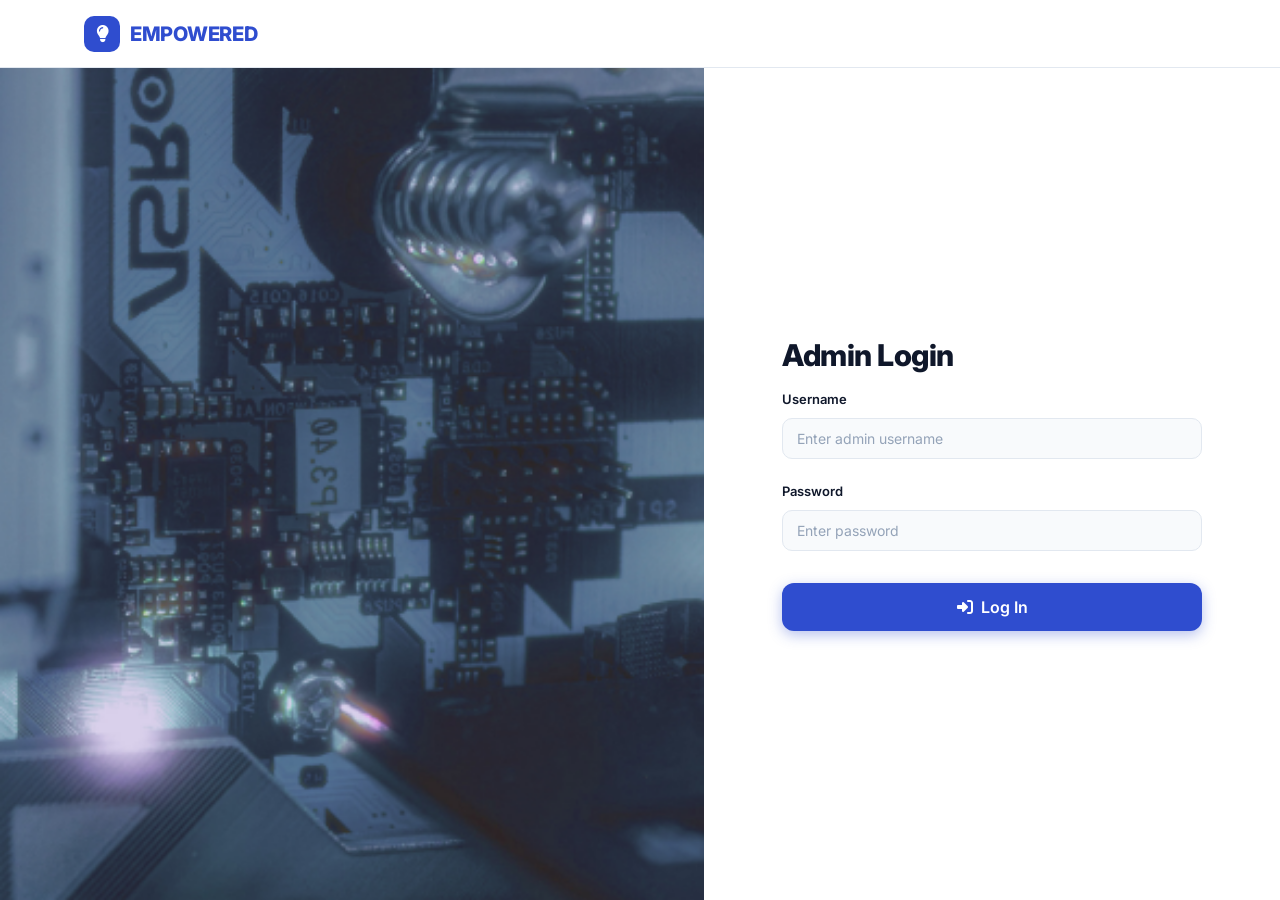
<file: admin-auth.html>
<!-- admin_auth.html -->
<!DOCTYPE html>
<html lang="en">
<head>
    <meta charset="UTF-8" />
    <meta name="viewport" content="width=device-width, initial-scale=1.0" />
    <title>EMPOWERED - Admin Login</title>

    <link rel="stylesheet" href="styles/style.css" />
    <link href="https://fonts.googleapis.com/css2?family=Inter:wght@300;400;500;600;700;800;900&display=swap" rel="stylesheet" />
    <link rel="stylesheet" href="https://cdnjs.cloudflare.com/ajax/libs/font-awesome/6.5.0/css/all.min.css" />

    <style>
        /* OPTIONAL SMALL OVERRIDES */
        .admin-auth-right {
            flex: 0 0 45%;
            max-width: 45%;
            display: flex;
            justify-content: center;
            align-items: center;
            padding: 40px;
        }

        .admin-login-card {
            width: 100%;
            max-width: 420px;
        }

        .admin-badge {
            display: inline-flex;
            align-items: center;
            gap: 8px;
            padding: 8px 14px;
            border-radius: 999px;
            background: rgba(99,102,241,.08);
            color: #4f46e5;
            font-weight: 600;
            font-size: 13px;
            margin-bottom: 18px;
        }

        .admin-login-btn {
            width: 100%;
            margin-top: 10px;
        }

        @media (max-width: 900px) {
            .auth-left {
                display: none;
            }

            .admin-auth-right {
                flex: 1;
                max-width: 100%;
                padding: 24px;
            }
        }
    </style>
</head>
<body>

<!-- NAVBAR -->
<nav class="navbar">
    <div class="container navbar-inner" style="justify-content:flex-start;">
        <a href="customer.html" class="nav-logo" style="margin-right:auto;">
            <div class="logo-icon">
                <i class="fa-solid fa-lightbulb"></i>
            </div>
            EMPOWERED
        </a>
    </div>
</nav>

<!-- AUTH CONTAINER -->
<div class="auth-container">

    <!-- LEFT IMAGE -->
    <div class="auth-left">
        <img src="res/signupbg.png" alt="background">
    </div>

    <!-- RIGHT -->
    <div class="admin-auth-right">

        <div class="admin-login-card">
            
            <h1 class="section-title" style="font-size:30px;">
                Admin Login
            </h1>

            <!-- LOGIN FORM -->
            <div class="auth-form active" style="display:block;">

                <div class="form-group">
                    <label class="form-label">Username</label>
                    <input
                        id="admin_username"
                        class="form-control"
                        type="text"
                        placeholder="Enter admin username"
                    />
                </div>

                <div class="form-group">
                    <label class="form-label">Password</label>
                    <input
                        id="admin_password"
                        class="form-control"
                        type="password"
                        placeholder="Enter password"
                    />
                </div>

                <p id="admin-error" class="error-msg"></p>

                <button
                    id="admin-login-btn"
                    class="btn btn-primary btn-lg admin-login-btn"
                >
                    <i class="fa-solid fa-right-to-bracket"></i>
                    Log In
                </button>

            </div>

        </div>

    </div>

</div>

<script>
document.addEventListener("DOMContentLoaded", () => {

    const loginBtn = document.getElementById("admin-login-btn");

    loginBtn.addEventListener("click", async () => {

        const username = document.getElementById("admin_username").value.trim();
        const password = document.getElementById("admin_password").value;

        const error = document.getElementById("admin-error");
        error.textContent = "";

        if (!username || !password) {
            error.textContent = "Please fill in all fields.";
            return;
        }

        try {

            const res = await fetch("src/other_admin_login.php", {
                method: "POST",
                headers: {
                    "Content-Type": "application/json"
                },
                body: JSON.stringify({
                    username,
                    password
                })
            });

            const data = await res.json();

            if (data.success) {
                window.location.href = "admin.html";
            } else {
                error.textContent = data.message || "Invalid credentials.";
            }

        } catch (err) {
            error.textContent = "Server error. Please try again.";
            console.error(err);
        }

    });

});
</script>

</body>
</html>
</file>
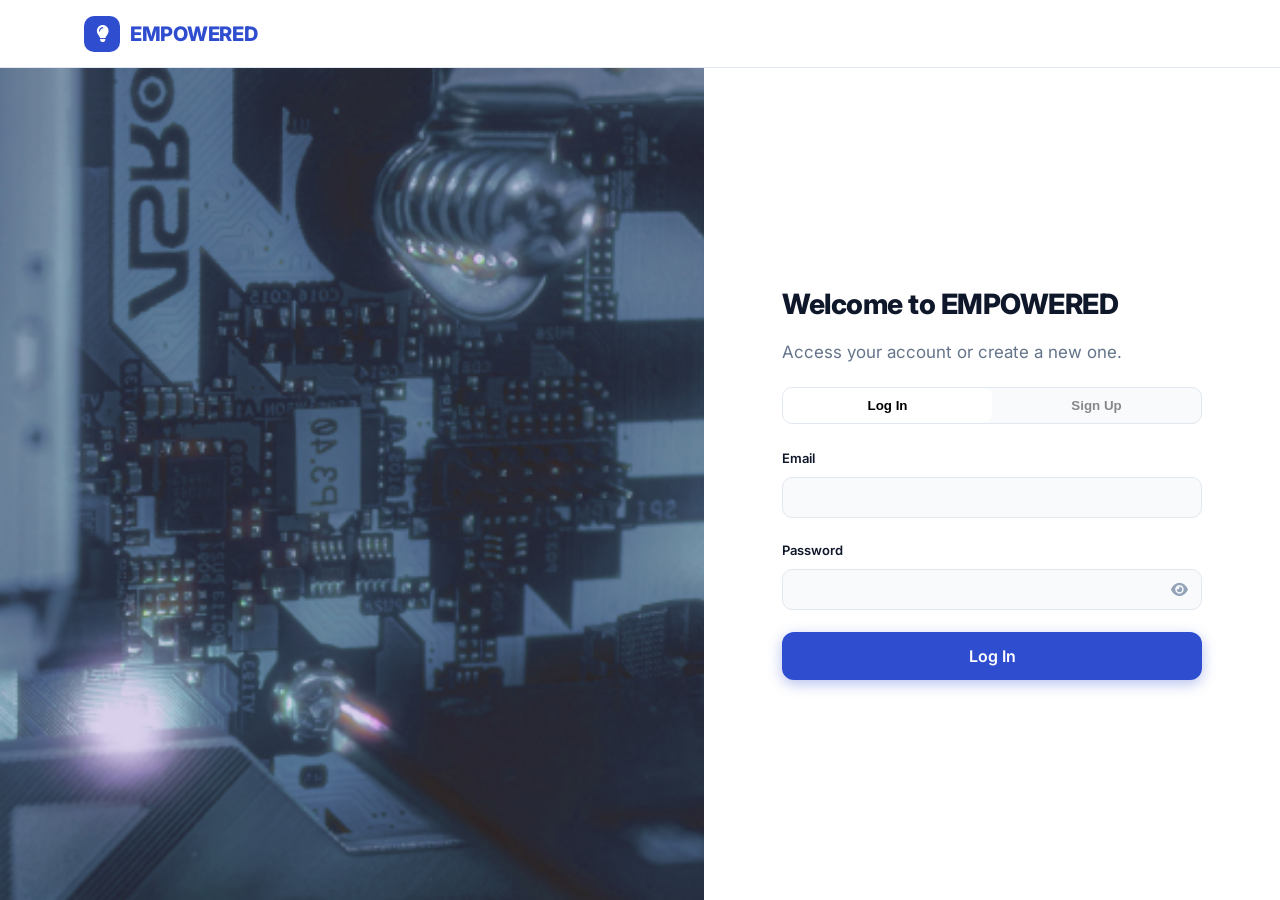
<file: auth.html>
<!DOCTYPE html>
<html lang="en">
<head>
    <meta charset="UTF-8">
    <meta name="viewport" content="width=device-width, initial-scale=1.0">
    <title>EMPOWERED - Authentication</title>

    <link rel="stylesheet" href="styles/style.css">
    <link href="https://fonts.googleapis.com/css2?family=Inter:wght@300;400;500;600;700;800;900&display=swap" rel="stylesheet" />
    <link rel="stylesheet" href="https://cdnjs.cloudflare.com/ajax/libs/font-awesome/6.5.0/css/all.min.css">
    <script src="script/auth.js"></script>
</head>
<body>

<!-- NAV BAR -->
<nav class="navbar">
  <div class="container navbar-inner" style="justify-content: flex-start;">
    <a href="customer.html" class="nav-logo" style="margin-right: auto;">
      <div class="logo-icon"><i class="fa-solid fa-lightbulb"></i></div>
      EMPOWERED
    </a>
  </div>
</nav>

<!-- AUTH -->
<div class="auth-container">

    <!-- LEFT IMAGE -->
    <div class="auth-left">
        <img src="res/signupbg.png" alt="background">
    </div>

    <!-- RIGHT -->
    <div class="auth-right">
        <div class="form-container">

            <h1 class="section-title" style="font-size:28px;">Welcome to EMPOWERED</h1>
            <p class="section-subtitle">Access your account or create a new one.</p>

            <!-- TABS -->
            <div class="tabs">
                <button id="loginTab" class="active">Log In</button>
                <button id="signupTab">Sign Up</button>
            </div>

            <!-- LOGIN -->
            <div id="loginForm" class="auth-form active">
                <div class="form-group">
                    <label class="form-label">Email</label>
                    <input id="login_email" name="email" class="form-control" type="email">
                </div>
                    <div class="form-group">
                        <label class="form-label">Password</label>

                        <div class="password-wrapper">
                            <input id="login_password" name="password"
                                class="form-control password-input"
                                type="password">

                            <button type="button"
                                    class="password-toggle"
                                    data-target="login_password">

                                <i class="fa-solid fa-eye"></i>
                            </button>
                        </div>
                    </div>

                <p id="login-error" class="error-msg"></p>

                <button id="login-btn" class="btn btn-primary btn-lg" style="width:100%;">
                    Log In
                </button>
            </div>

            <!-- SIGNUP -->
            <div id="signupForm" class="auth-form">

                <div class="form-group">
                    <label class="form-label">First Name</label>
                    <input id="first_name" class="form-control" type="text">
                </div>

                <div class="form-group">
                    <label class="form-label">Last Name</label>
                    <input id="last_name" class="form-control" type="text">
                </div>

                <div class="form-group">
                    <label class="form-label">Email</label>
                    <input id="signup_email" class="form-control" type="email">
                </div>

                <div class="form-group">
                    <label class="form-label">Phone Number</label>
                    <input id="phone" class="form-control" type="text">
                </div>

<div class="form-row">

    <div>
        <label class="form-label">Password</label>

        <div class="password-wrapper">
            <input id="password" class="form-control password-input" type="password">

            <button type="button" class="password-toggle" data-target="password">
                <i class="fa-solid fa-eye"></i>
            </button>
        </div>
    </div>

    <div>
        <label class="form-label">Confirm Password</label>

        <div class="password-wrapper">
            <input id="confirm_password" class="form-control password-input" type="password">

            <button type="button" class="password-toggle" data-target="confirm_password">
                <i class="fa-solid fa-eye"></i>
            </button>
        </div>
    </div>

</div>

                <p id="signup-error" class="error-msg"></p>

                <button id="signup-btn" class="btn btn-primary btn-lg" style="width:100%;">
                    Create Account
                </button>
            </div>

        </div>
    </div>

</div>

<script>
    const tabs = document.querySelector(".tabs");

    const loginTab = document.getElementById("loginTab");
    const signupTab = document.getElementById("signupTab");

    const loginForm = document.getElementById("loginForm");
    const signupForm = document.getElementById("signupForm");

    loginTab.onclick = () => {
        tabs.classList.remove("signup-active");

        loginTab.classList.add("active");
        signupTab.classList.remove("active");

        loginForm.classList.add("active");
        signupForm.classList.remove("active");
    };

    signupTab.onclick = () => {
        tabs.classList.add("signup-active");

        signupTab.classList.add("active");
        loginTab.classList.remove("active");

        signupForm.classList.add("active");
        loginForm.classList.remove("active");
    };
    
    fetch("src/check_session.php")
    .then(res => res.json())
    .then(data => {
        if (data.logged_in) {
            window.location.href = "customer.html";
        }
    });
</script>

</body>
</html>
</file>
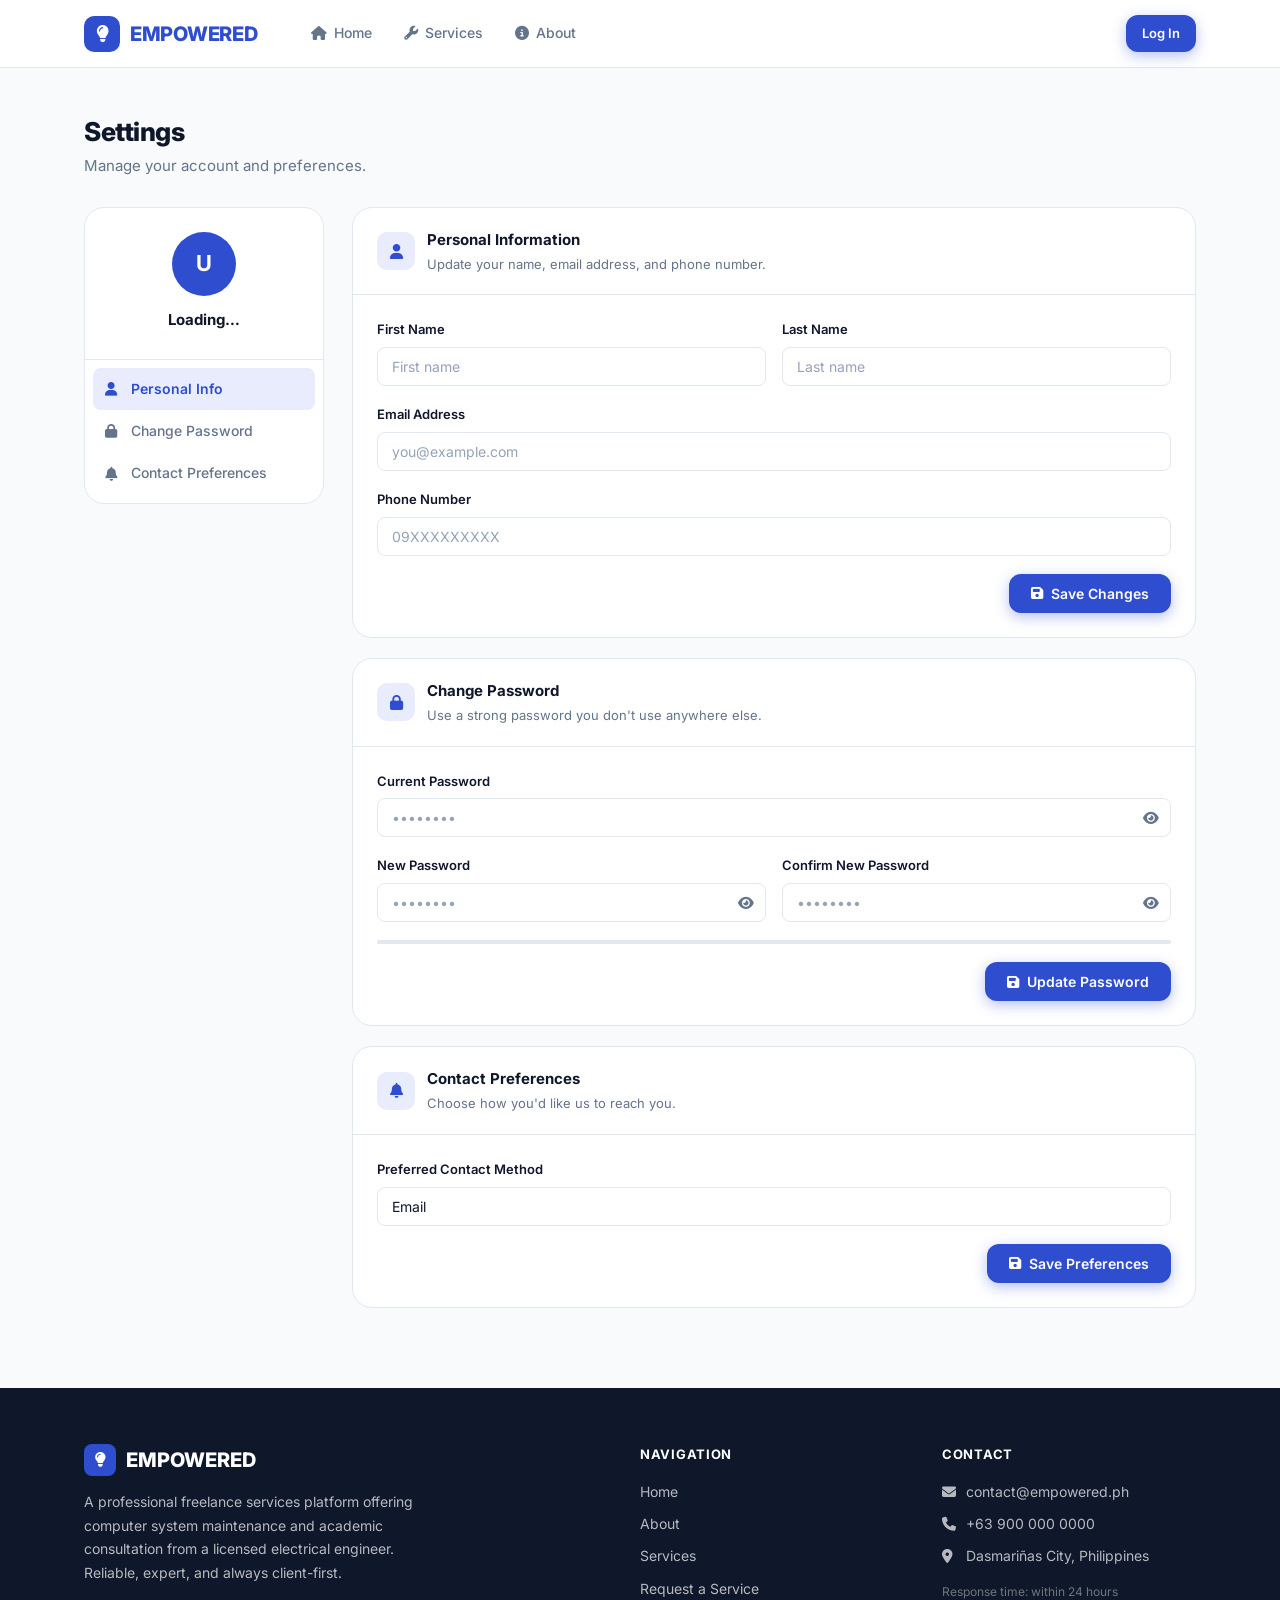
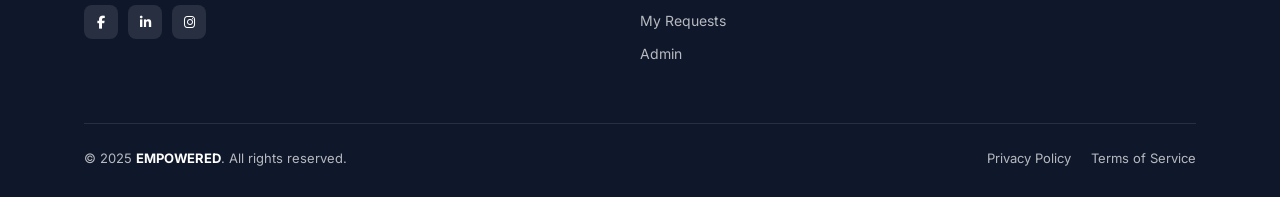
<file: settings.html>
<!DOCTYPE html>
<html lang="en">
<head>
  <meta charset="UTF-8">
  <meta name="viewport" content="width=device-width, initial-scale=1.0">
  <title>EMPOWERED – Settings</title>
  <link rel="stylesheet" href="styles/style.css">
  <link href="https://fonts.googleapis.com/css2?family=Inter:wght@300;400;500;600;700;800;900&display=swap" rel="stylesheet">
  <link rel="stylesheet" href="https://cdnjs.cloudflare.com/ajax/libs/font-awesome/6.5.0/css/all.min.css">
  <style>
    /* ── Page layout ─────────────────────────────── */
    .settings-page {
      padding-top: calc(var(--nav-h) + 48px);
      padding-bottom: 80px;
      min-height: 100vh;
      background: var(--surface);
    }

    .settings-grid {
      display: grid;
      grid-template-columns: 240px 1fr;
      gap: 28px;
      align-items: start;
    }

    /* ── Sidebar ─────────────────────────────────── */
    .settings-sidebar {
      background: var(--white);
      border: 1.5px solid var(--border);
      border-radius: var(--radius-lg);
      overflow: hidden;
      position: sticky;
      top: calc(var(--nav-h) + 24px);
    }

    .sidebar-profile {
      padding: 24px 20px;
      border-bottom: 1px solid var(--border);
      text-align: center;
    }
    .sidebar-avatar {
      width: 64px; height: 64px; border-radius: 50%;
      background: var(--primary); color: #fff;
      font-size: 22px; font-weight: 700;
      display: flex; align-items: center; justify-content: center;
      margin: 0 auto 12px;
    }
    .sidebar-name  { font-size: 15px; font-weight: 700; }
    .sidebar-email { font-size: 12px; color: var(--text-muted); margin-top: 3px; }

    .sidebar-nav { padding: 8px; }
    .sidebar-nav-item {
      display: flex; align-items: center; gap: 10px;
      padding: 10px 12px; border-radius: 8px;
      font-size: 14px; font-weight: 500; color: var(--text-muted);
      cursor: pointer; transition: all .15s;
      text-decoration: none;
    }
    .sidebar-nav-item:hover { background: var(--surface); color: var(--text); }
    .sidebar-nav-item.active {
      background: var(--primary-light); color: var(--primary); font-weight: 600;
    }
    .sidebar-nav-item i { width: 16px; }

    /* ── Cards ───────────────────────────────────── */
    .settings-card {
      background: var(--white);
      border: 1.5px solid var(--border);
      border-radius: var(--radius-lg);
      overflow: hidden;
      margin-bottom: 20px;
    }
    .settings-card:last-child { margin-bottom: 0; }

    .card-header {
      padding: 20px 24px;
      border-bottom: 1px solid var(--border);
      display: flex; align-items: center; gap: 12px;
    }
    .card-header-icon {
      width: 38px; height: 38px; border-radius: 10px;
      background: var(--primary-light); color: var(--primary);
      display: flex; align-items: center; justify-content: center;
      font-size: 15px; flex-shrink: 0;
    }
    .card-header-text h3 { font-size: 15px; font-weight: 700; margin-bottom: 2px; }
    .card-header-text p  { font-size: 13px; color: var(--text-muted); }

    .card-body { padding: 24px; }

    /* ── Form grid ───────────────────────────────── */
    .form-row-2 {
      display: grid;
      grid-template-columns: 1fr 1fr;
      gap: 16px;
    }

    .form-group { margin-bottom: 18px; }
    .form-group:last-child { margin-bottom: 0; }

    .form-label {
      display: block; font-size: 13px; font-weight: 600;
      color: var(--text); margin-bottom: 7px;
    }
    .form-control {
      width: 100%; padding: 10px 14px;
      border: 1.5px solid var(--border); border-radius: 8px;
      font-family: 'Inter', sans-serif; font-size: 14px; color: var(--text);
      background: var(--white); outline: none;
      transition: border-color .18s, box-shadow .18s;
    }
    .form-control:focus {
      border-color: var(--primary);
      box-shadow: 0 0 0 3px var(--primary-light);
    }
    .form-control:disabled {
      background: var(--surface); color: var(--text-muted); cursor: not-allowed;
    }

    /* ── Alert banners ───────────────────────────── */
    .alert {
      display: none; padding: 12px 16px; border-radius: 8px;
      font-size: 14px; margin-bottom: 18px;
      align-items: center; gap: 10px;
    }
    .alert.show { display: flex; }
    .alert-success { background: #f0fdf4; border: 1px solid #86efac; color: #166534; }
    .alert-error   { background: #fef2f2; border: 1px solid #fca5a5; color: #991b1b; }

    /* ── Password field ──────────────────────────── */
    .pw-wrap { position: relative; }
    .pw-toggle {
      position: absolute; right: 12px; top: 50%; transform: translateY(-50%);
      background: none; border: none; cursor: pointer; color: var(--text-muted);
      padding: 0; font-size: 14px;
    }
    .pw-wrap .form-control { padding-right: 40px; }

    /* ── Danger zone ─────────────────────────────── */
    .danger-zone .card-header { border-bottom-color: #fca5a5; }
    .danger-zone .card-header-icon { background: #fef2f2; color: var(--danger); }

    /* ── Responsive ──────────────────────────────── */
    @media (max-width: 768px) {
      .settings-grid { grid-template-columns: 1fr; }
      .settings-sidebar { position: static; }
      .form-row-2 { grid-template-columns: 1fr; }
    }
  </style>
</head>
<body>

<!-- ══════════════════════════════════ NAVBAR ══════════════════════════════════ -->
<nav class="navbar">
  <div class="container navbar-inner">
    <a href="customer.html" class="nav-logo">
      <div class="logo-icon"><i class="fa-solid fa-lightbulb"></i></div>
      EMPOWERED
    </a>
    <ul class="nav-links">
      <li><a href="customer.html#home"><i class="fa-solid fa-house"></i> Home</a></li>
      <li><a href="customer.html#services"><i class="fa-solid fa-wrench"></i> Services</a></li>
      <li><a href="customer.html#about"><i class="fa-solid fa-circle-info"></i> About</a></li>
                  <li class="auth-only" style="display:none;">
                <a href="customer.html#my-requests"><i class="fa-solid fa-folder-open"></i> My Requests</a>
            </li>
            <li class="auth-only" style="display:none;">
                <a href="customer.html#messages"><i class="fa-solid fa-inbox"></i> Inbox</a>
            </li>
    </ul>
    <div class="nav-right">
      <div id="guest-view"><a href="auth.html" class="btn btn-primary btn-sm">Log In</a></div>
      <div id="user-view" style="display:none;">
        <div class="dropdown user-menu">
          <button class="dropdown-btn" tabindex="0">
            <div class="avatar" id="user-avatar">U</div>
            <span id="user-name">User</span>
            <i class="fa-solid fa-chevron-down" style="font-size:11px;"></i>
          </button>
          <div class="dropdown-panel user-menu-content">
            <div style="padding:12px 12px 4px">
              <div id="user-fullname" style="font-size:14px;font-weight:700;"></div>
              <div id="user-email" style="font-size:12px;color:var(--text-muted);margin-top:2px;"></div>
            </div>
            <div class="menu-divider"></div>
            <a href="settings.html" style="text-decoration:none;">
              <div class="menu-item active-page"><i class="fa-solid fa-gear"></i> Settings</div>
            </a>
            <div class="menu-divider"></div>
            <div id="logout-btn" class="menu-item danger">
              <i class="fa-solid fa-right-from-bracket"></i> Logout
            </div>
          </div>
        </div>
      </div>
    </div>
  </div>
</nav>

<!-- ══════════════════════════════════ PAGE ══════════════════════════════════ -->
<div class="settings-page">
  <div class="container">

    <div style="margin-bottom:28px;">
      <h1 class="section-title" style="font-size:26px; margin-bottom:6px;">Settings</h1>
      <p class="section-subtitle" style="font-size:15px;">Manage your account and preferences.</p>
    </div>

    <div class="settings-grid">

      <!-- ══ SIDEBAR ══ -->
      <aside class="settings-sidebar">
        <div class="sidebar-profile">
          <div class="sidebar-avatar" id="sb-avatar">U</div>
          <div class="sidebar-name"  id="sb-name">Loading…</div>
          <div class="sidebar-email" id="sb-email"></div>
        </div>
        <nav class="sidebar-nav">
          <a href="#personal-info" class="sidebar-nav-item active" data-section="personal-info">
            <i class="fa-solid fa-user"></i> Personal Info
          </a>
          <a href="#change-password" class="sidebar-nav-item" data-section="change-password">
            <i class="fa-solid fa-lock"></i> Change Password
          </a>
          <a href="#contact-prefs" class="sidebar-nav-item" data-section="contact-prefs">
            <i class="fa-solid fa-bell"></i> Contact Preferences
          </a>
        </nav>
      </aside>

      <!-- ══ MAIN CONTENT ══ -->
      <div class="settings-main">

        <!-- ── Personal Info ── -->
        <div class="settings-card" id="personal-info">
          <div class="card-header">
            <div class="card-header-icon"><i class="fa-solid fa-user"></i></div>
            <div class="card-header-text">
              <h3>Personal Information</h3>
              <p>Update your name, email address, and phone number.</p>
            </div>
          </div>
          <div class="card-body">
            <div id="info-alert" class="alert"></div>

            <div class="form-row-2">
              <div class="form-group">
                <label class="form-label">First Name</label>
                <input id="first_name" class="form-control" type="text" placeholder="First name">
              </div>
              <div class="form-group">
                <label class="form-label">Last Name</label>
                <input id="last_name" class="form-control" type="text" placeholder="Last name">
              </div>
            </div>

            <div class="form-group">
              <label class="form-label">Email Address</label>
              <input id="email" class="form-control" type="email" placeholder="you@example.com">
            </div>

            <div class="form-group">
              <label class="form-label">Phone Number</label>
              <input id="phone" class="form-control" type="tel" placeholder="09XXXXXXXXX">
            </div>

            <div style="display:flex; justify-content:flex-end; margin-top:8px;">
              <button id="save-info-btn" class="btn btn-primary">
                <i class="fa-solid fa-floppy-disk"></i> Save Changes
              </button>
            </div>
          </div>
        </div>

        <!-- ── Change Password ── -->
        <div class="settings-card" id="change-password">
          <div class="card-header">
            <div class="card-header-icon"><i class="fa-solid fa-lock"></i></div>
            <div class="card-header-text">
              <h3>Change Password</h3>
              <p>Use a strong password you don't use anywhere else.</p>
            </div>
          </div>
          <div class="card-body">
            <div id="pw-alert" class="alert"></div>

            <div class="form-group">
              <label class="form-label">Current Password</label>
              <div class="pw-wrap">
                <input id="current_password" class="form-control" type="password" placeholder="••••••••">
                <button class="pw-toggle" type="button" onclick="togglePw('current_password', this)">
                  <i class="fa-solid fa-eye"></i>
                </button>
              </div>
            </div>

            <div class="form-row-2">
              <div class="form-group">
                <label class="form-label">New Password</label>
                <div class="pw-wrap">
                  <input id="new_password" class="form-control" type="password" placeholder="••••••••">
                  <button class="pw-toggle" type="button" onclick="togglePw('new_password', this)">
                    <i class="fa-solid fa-eye"></i>
                  </button>
                </div>
              </div>
              <div class="form-group">
                <label class="form-label">Confirm New Password</label>
                <div class="pw-wrap">
                  <input id="confirm_password" class="form-control" type="password" placeholder="••••••••">
                  <button class="pw-toggle" type="button" onclick="togglePw('confirm_password', this)">
                    <i class="fa-solid fa-eye"></i>
                  </button>
                </div>
              </div>
            </div>

            <!-- Strength bar -->
            <div style="height:4px;border-radius:4px;background:var(--border);margin-bottom:4px;overflow:hidden;">
              <div id="pw-strength-bar" style="height:100%;width:0;border-radius:4px;transition:width .3s,background .3s;"></div>
            </div>
            <div id="pw-strength-label" style="font-size:12px;color:var(--text-muted);margin-bottom:18px;"></div>

            <div style="display:flex; justify-content:flex-end;">
              <button id="save-pw-btn" class="btn btn-primary">
                <i class="fa-solid fa-floppy-disk"></i> Update Password
              </button>
            </div>
          </div>
        </div>

        <!-- ── Contact Preferences ── -->
        <div class="settings-card" id="contact-prefs">
          <div class="card-header">
            <div class="card-header-icon"><i class="fa-solid fa-bell"></i></div>
            <div class="card-header-text">
              <h3>Contact Preferences</h3>
              <p>Choose how you'd like us to reach you.</p>
            </div>
          </div>
          <div class="card-body">
            <div id="prefs-alert" class="alert"></div>

            <div class="form-group">
              <label class="form-label">Preferred Contact Method</label>
              <select id="preferred_contact" class="form-control">
                <option value="email">Email</option>
                <option value="phone">Phone Call</option>
                <option value="sms">SMS</option>
              </select>
            </div>

            <div style="display:flex; justify-content:flex-end;">
              <button id="save-prefs-btn" class="btn btn-primary">
                <i class="fa-solid fa-floppy-disk"></i> Save Preferences
              </button>
            </div>
          </div>
        </div>

      </div><!-- /.settings-main -->
    </div><!-- /.settings-grid -->
  </div><!-- /.container -->
</div><!-- /.settings-page -->

       <!-- ══════════════════════════════════════════════════════════ -->
        <!--  FOOTER                                                    -->
        <!-- ══════════════════════════════════════════════════════════ -->
        <footer>
            <div class="container">
                <div class="footer-grid">
                    <div>
                        <div class="footer-logo">
                            <div class="logo-icon"><i class="fa-solid fa-lightbulb"></i></div>
                            EMPOWERED
                        </div>
                        <p class="footer-desc">
                            A professional freelance services platform offering computer system maintenance and academic
                            consultation from a licensed electrical engineer. Reliable, expert, and always client-first.
                        </p>
                        <div style="display:flex;gap:10px;margin-top:20px;">
                            <div style="width:34px;height:34px;border-radius:8px;background:rgba(255,255,255,.1);display:flex;align-items:center;justify-content:center;cursor:pointer;transition:background .18s;"
                                onmouseover="this.style.background='rgba(255,255,255,.2)'"
                                onmouseout="this.style.background='rgba(255,255,255,.1)'">
                                <i class="fa-brands fa-facebook-f" style="color:#fff;font-size:13px;"></i>
                            </div>
                            <div style="width:34px;height:34px;border-radius:8px;background:rgba(255,255,255,.1);display:flex;align-items:center;justify-content:center;cursor:pointer;transition:background .18s;"
                                onmouseover="this.style.background='rgba(255,255,255,.2)'"
                                onmouseout="this.style.background='rgba(255,255,255,.1)'">
                                <i class="fa-brands fa-linkedin-in" style="color:#fff;font-size:13px;"></i>
                            </div>
                            <div style="width:34px;height:34px;border-radius:8px;background:rgba(255,255,255,.1);display:flex;align-items:center;justify-content:center;cursor:pointer;transition:background .18s;"
                                onmouseover="this.style.background='rgba(255,255,255,.2)'"
                                onmouseout="this.style.background='rgba(255,255,255,.1)'">
                                <i class="fa-brands fa-instagram" style="color:#fff;font-size:13px;"></i>
                            </div>
                        </div>
                    </div>

                    <div class="footer-col">
                        <h5>Navigation</h5>
                        <a href="#home">Home</a>
                        <a href="#about">About</a>
                        <a href="#services">Services</a>
                        <a href="#request-service">Request a Service</a>
                        <a href="#my-requests">My Requests</a>
                        <a href="admin-auth.html">Admin</a>
                    </div>

                    <div class="footer-col">
                        <h5>Contact</h5>
                        <p><i class="fa-solid fa-envelope" style="width:16px;"></i> &nbsp;contact@empowered.ph</p>
                        <p><i class="fa-solid fa-phone" style="width:16px;"></i> &nbsp;+63 900 000 0000</p>
                        <p><i class="fa-solid fa-location-dot" style="width:16px;"></i> &nbsp;Dasmariñas City,
                            Philippines</p>
                        <p style="margin-top:14px;font-size:12px;color:rgba(255,255,255,.4);">
                            Response time: within 24 hours
                        </p>
                    </div>
                </div>

                <div class="footer-bottom">
                    <span>© 2025 <strong style="color:#fff;">EMPOWERED</strong>. All rights reserved.</span>
                    <div style="display:flex;gap:20px;">
                        <a href="#">Privacy Policy</a>
                        <a href="#">Terms of Service</a>
                    </div>
                </div>
            </div>
        </footer>

<!-- Logout Modal -->
<div id="logout-modal" class="modal-overlay" style="display:none;">
  <div class="modal-box" style="max-width:400px;text-align:center;">
    <div style="width:56px;height:56px;border-radius:50%;background:#fef2f2;display:flex;
                align-items:center;justify-content:center;margin:0 auto 18px;font-size:22px;color:var(--danger);">
      <i class="fa-solid fa-right-from-bracket"></i>
    </div>
    <h3 style="font-size:19px;font-weight:800;margin-bottom:8px;">Log out?</h3>
    <p style="color:var(--text-muted);font-size:14px;margin-bottom:26px;">You'll need to log back in to access your account.</p>
    <div style="display:flex;gap:12px;justify-content:center;">
      <button id="cancel-logout" class="btn btn-ghost">Cancel</button>
      <button id="confirm-logout" class="btn btn-danger">Log Out</button>
    </div>
  </div>
</div>

<script src="script/session_check.js"></script>
<script>
// ── Load user data into form ──────────────────────────────────
document.addEventListener("DOMContentLoaded", async () => {
  try {
    const res  = await fetch("src/check_session.php");
    const data = await res.json();

    if (!data.logged_in) {
      window.location.href = "auth.html";
      return;
    }

    // Sidebar profile
    document.getElementById("sb-name").textContent  = data.user_name;
    document.getElementById("sb-email").textContent = data.user_email;
const nameParts = data.user_name.trim().split(/\s+/);

let initials = "";

if (nameParts.length === 1) {
  initials = nameParts[0][0];
} else {
  initials =
    nameParts[0][0] +
    nameParts[nameParts.length - 1][0];
}

initials = initials.toUpperCase();
    document.getElementById("sb-avatar").textContent = initials;

    // Load full profile from server
    const pRes  = await fetch("src/get_profile.php");
    const pData = await pRes.json();

    if (pData.success) {
      document.getElementById("first_name").value = pData.first_name  || "";
      document.getElementById("last_name").value  = pData.last_name   || "";
      document.getElementById("email").value      = pData.email       || "";
      document.getElementById("phone").value      = pData.phone       || "";
      document.getElementById("preferred_contact").value = pData.preferred_contact || "email";
    }

  } catch (err) {
    console.error("Settings load error:", err);
  }
});

// ── Save personal info ────────────────────────────────────────
document.getElementById("save-info-btn").addEventListener("click", async () => {
  const btn   = document.getElementById("save-info-btn");
  const alert = document.getElementById("info-alert");

  const fd = new FormData();
  fd.append("action",     "update_info");
  fd.append("first_name", document.getElementById("first_name").value.trim());
  fd.append("last_name",  document.getElementById("last_name").value.trim());
  fd.append("email",      document.getElementById("email").value.trim());
  fd.append("phone",      document.getElementById("phone").value.trim());

  await submitForm(btn, alert, fd, "src/update_profile.php", "Changes saved!");
});

// ── Save password ─────────────────────────────────────────────
document.getElementById("save-pw-btn").addEventListener("click", async () => {
  const btn   = document.getElementById("save-pw-btn");
  const alert = document.getElementById("pw-alert");
  const np    = document.getElementById("new_password").value;
  const cp    = document.getElementById("confirm_password").value;

  if (np !== cp) {
    showAlert(alert, "error", "New passwords do not match.");
    return;
  }
  if (np.length < 8) {
    showAlert(alert, "error", "Password must be at least 8 characters.");
    return;
  }

  const fd = new FormData();
  fd.append("action",           "update_password");
  fd.append("current_password", document.getElementById("current_password").value);
  fd.append("new_password",     np);

  const ok = await submitForm(btn, alert, fd, "src/update_profile.php", "Password updated!");
  if (ok) {
    document.getElementById("current_password").value = "";
    document.getElementById("new_password").value     = "";
    document.getElementById("confirm_password").value = "";
  }
});

// ── Save contact preferences ──────────────────────────────────
document.getElementById("save-prefs-btn").addEventListener("click", async () => {
  const btn   = document.getElementById("save-prefs-btn");
  const alert = document.getElementById("prefs-alert");

  const fd = new FormData();
  fd.append("action",            "update_prefs");
  fd.append("preferred_contact", document.getElementById("preferred_contact").value);

  await submitForm(btn, alert, fd, "src/update_profile.php", "Preferences saved!");
});

// ── Helpers ───────────────────────────────────────────────────
async function submitForm(btn, alertEl, formData, url, successMsg) {
  const origText    = btn.innerHTML;
  btn.disabled      = true;
  btn.innerHTML     = '<i class="fa-solid fa-spinner fa-spin"></i> Saving…';
  alertEl.className = "alert";

  try {
    const res  = await fetch(url, { method: "POST", body: formData });
    const data = await res.json();

    if (data.success) {
      showAlert(alertEl, "success", successMsg);
      // Update navbar name if name was changed
      if (data.user_name) {
        document.getElementById("user-name").textContent     = data.user_name;
        document.getElementById("user-fullname").textContent = data.user_name;
        document.getElementById("sb-name").textContent       = data.user_name;
        const initials = data.user_name.split(" ").map(n => n[0]).join("").toUpperCase();
        document.getElementById("user-avatar").textContent   = initials;
        document.getElementById("sb-avatar").textContent     = initials;
      }
      return true;
    } else {
      showAlert(alertEl, "error", data.message);
      return false;
    }
  } catch {
    showAlert(alertEl, "error", "Server error. Please try again.");
    return false;
  } finally {
    btn.disabled  = false;
    btn.innerHTML = origText;
  }
}

function showAlert(el, type, msg) {
  el.className = `alert alert-${type} show`;
  el.innerHTML = `<i class="fa-solid fa-${type === 'success' ? 'circle-check' : 'circle-xmark'}"></i> ${msg}`;
  setTimeout(() => el.classList.remove("show"), 5000);
}

// ── Password strength ─────────────────────────────────────────
document.getElementById("new_password").addEventListener("input", function () {
  const val  = this.value;
  let score  = 0;
  if (val.length >= 8)          score++;
  if (/[A-Z]/.test(val))        score++;
  if (/[0-9]/.test(val))        score++;
  if (/[^A-Za-z0-9]/.test(val)) score++;

  const map = [
    { pct:"0%",   color:"#e5e7eb", text:"" },
    { pct:"25%",  color:"#ef4444", text:"Weak" },
    { pct:"50%",  color:"#f97316", text:"Fair" },
    { pct:"75%",  color:"#eab308", text:"Good" },
    { pct:"100%", color:"#22c55e", text:"Strong" },
  ];
  const bar   = document.getElementById("pw-strength-bar");
  const label = document.getElementById("pw-strength-label");
  bar.style.width      = map[score].pct;
  bar.style.background = map[score].color;
  label.textContent    = val.length > 0 ? map[score].text : "";
  label.style.color    = map[score].color;
});

// ── Toggle password visibility ────────────────────────────────
function togglePw(id, btn) {
  const input = document.getElementById(id);
  const icon  = btn.querySelector("i");
  if (input.type === "password") {
    input.type = "text";
    icon.classList.replace("fa-eye", "fa-eye-slash");
  } else {
    input.type = "password";
    icon.classList.replace("fa-eye-slash", "fa-eye");
  }
}

// ── Sidebar scroll spy ────────────────────────────────────────
document.querySelectorAll(".sidebar-nav-item[data-section]").forEach(link => {
  link.addEventListener("click", (e) => {
    e.preventDefault();
    document.querySelectorAll(".sidebar-nav-item").forEach(l => l.classList.remove("active"));
    link.classList.add("active");
    const target = document.getElementById(link.dataset.section);
    if (target) target.scrollIntoView({ behavior: "smooth", block: "start" });
  });
});
</script>

</body>
</html>
</file>
<file: styles/style.css>
/* ─── RESET & VARIABLES ─────────────────────────────────── */
    *, *::before, *::after { box-sizing: border-box; margin: 0; padding: 0; }

    :root {
      --primary:       #2f4dcf;
      --primary-dark:  #1e35a8;
      --primary-light: #e8ecfd;
      --accent:        #f0b429;
      --success:       #10b981;
      --warning:       #f59e0b;
      --danger:        #ef4444;
      --text:          #0f172a;
      --text-muted:    #64748b;
      --text-light:    #94a3b8;
      --border:        #e2e8f0;
      --surface:       #f8fafc;
      --white:         #ffffff;
      --shadow-sm:     0 1px 3px rgba(0,0,0,.08), 0 1px 2px rgba(0,0,0,.05);
      --shadow:        0 4px 16px rgba(47,77,207,.10);
      --shadow-lg:     0 16px 48px rgba(47,77,207,.14);
      --radius:        12px;
      --radius-lg:     20px;
      --nav-h:         68px;
    }

    html { scroll-behavior: smooth; }

    body {
      font-family: 'Inter', sans-serif;
      background: var(--white);
      color: var(--text);
      line-height: 1.6;
      overflow-x: hidden;
          min-height: 100vh;
    display: flex;
    flex-direction: column;
    }

    main,
.main-content,
.page-content,
#app {
    flex: 1;
}

    a { text-decoration: none; color: inherit; }

    /* ─── UTILITY ───────────────────────────────────────────── */
    .container { max-width: 1160px; margin: 0  auto; padding: 0 24px; }
    .section    { padding: 88px 0; }
    .section-alt { background: var(--surface); }

    .badge {
      display: inline-flex; align-items: center; gap: 6px;
      font-size: 12px; font-weight: 600; letter-spacing: .6px; text-transform: uppercase;
      padding: 5px 12px; border-radius: 999px;
      background: var(--primary-light); color: var(--primary);
    }

    .section-label { margin-bottom: 12px; }

    .section-title {
      font-size: clamp(28px, 4vw, 40px);
      font-weight: 800; line-height: 1.2;
      letter-spacing: -.5px;
      margin-bottom: 16px;
    }

    .section-subtitle {
      font-size: 17px; color: var(--text-muted);
      max-width: 560px; line-height: 1.7;
    }

    .section-header { margin-bottom: 20px; }

    /* ─── BUTTONS ───────────────────────────────────────────── */
    .btn {
      display: inline-flex; align-items: center; justify-content: center; gap: 8px;
      font-family: 'Inter', sans-serif; font-size: 14px; font-weight: 600;
      padding: 11px 22px; border-radius: var(--radius); border: none;
      cursor: pointer; transition: all .2s ease;
      white-space: nowrap;
    }
    .btn-primary {
      background: var(--primary); color: var(--white);
      box-shadow: 0 4px 14px rgba(47,77,207,.35);
    }
    .btn-primary:hover {
      background: var(--primary-dark);
      box-shadow: 0 6px 20px rgba(47,77,207,.45);
      transform: translateY(-1px);
    }
    .btn-outline {
      background: transparent; color: var(--primary);
      border: 2px solid var(--primary);
    }
    .btn-outline:hover {
      background: var(--primary); color: var(--white);
      transform: translateY(-1px);
    }
    .btn-ghost {
      background: transparent; color: var(--text-muted);
      border: 1.5px solid var(--border);
    }
    .btn-ghost:hover { background: var(--surface); color: var(--text); }
    .btn-danger { background: var(--danger); color: #fff; }
    .btn-danger:hover { background: #c53030; transform: translateY(-1px); }
    .btn-sm { padding: 8px 16px; font-size: 13px; }
    .btn-lg { padding: 14px 32px; font-size: 16px; }

    /* ─── TOP NAVBAR ────────────────────────────────────────── */
    .navbar {
      position: fixed; top: 0; left: 0; right: 0; z-index: 1000;
      height: var(--nav-h);
      background: rgba(255,255,255,.96);
      backdrop-filter: blur(12px);
      border-bottom: 1px solid var(--border);
    }

    .navbar-inner {
      display: flex; align-items: center; gap: 0;
      height: 100%;
    }

    .nav-logo {
      display: flex; align-items: center; gap: 10px;
      font-size: 20px; font-weight: 800;
      color: var(--primary); letter-spacing: -.3px;
      margin-right: 40px;
    }
    .nav-logo .logo-icon {
      width: 36px; height: 36px;
      background: var(--primary); border-radius: 10px;
      display: flex; align-items: center; justify-content: center;
      color: #fff; font-size: 17px;
    }

    .nav-links {
      display: flex; align-items: center; gap: 4px;
      list-style: none; flex: 1;
    }
    .nav-links a {
      display: flex; align-items: center; gap: 7px;
      font-size: 14px; font-weight: 500; color: var(--text-muted);
      padding: 8px 14px; border-radius: 8px;
      transition: all .18s;
    }
    .nav-links a:hover, .nav-links a.active {
      background: var(--primary-light); color: var(--primary);
    }

    .nav-right {
      display: flex; align-items: center; gap: 8px; margin-left: auto;
    }

    /* Dropdown trigger */
    .dropdown { position: relative; }
    .dropdown-btn {
      display: flex; align-items: center; gap: 8px;
      font-size: 14px; font-weight: 500; color: var(--text-muted);
      padding: 8px 12px; border-radius: 8px; cursor: pointer;
      background: none; border: none; font-family: 'Inter', sans-serif;
      transition: all .18s; height: 40px;
    }
    .dropdown-btn:hover { background: var(--surface); color: var(--text); }

    .notif-btn {
      width: 40px; height: 40px; border-radius: 10px;
      display: flex; align-items: center; justify-content: center;
      background: var(--surface); color: var(--text-muted);
      border: 1.5px solid var(--border); cursor: pointer;
      position: relative; transition: all .18s; padding: 0;
    }
    .notif-btn:hover { background: var(--primary-light); color: var(--primary); }
    .notif-badge {
      position: absolute; top: -4px; right: -4px;
      width: 16px; height: 16px; border-radius: 999px;
      background: var(--danger); color: #fff;
      font-size: 9px; font-weight: 700;
      display: flex; align-items: center; justify-content: center;
      border: 2px solid #fff;
    }

    .avatar {
      width: 34px; height: 34px; border-radius: 50%;
      background: var(--primary); color: #fff;
      font-size: 13px; font-weight: 700;
      display: flex; align-items: center; justify-content: center;
    }

    /* Dropdown panels */
    .dropdown-panel {
      position: absolute; top: calc(100% + 10px); right: 0;
      background: var(--white); border: 1.5px solid var(--border);
      border-radius: var(--radius); box-shadow: var(--shadow-lg);
      padding: 8px; min-width: 260px; opacity: 0;
      pointer-events: none; transform: translateY(-6px);
      transition: all .2s ease;
      z-index: 999;
    }
    .dropdown:hover .dropdown-panel,
    .dropdown:focus-within .dropdown-panel {
      opacity: 1; pointer-events: all; transform: translateY(0);
    }

    .notif-header {
      font-size: 12px; font-weight: 700; text-transform: uppercase;
      letter-spacing: .7px; color: var(--text-muted);
      padding: 6px 10px 10px; border-bottom: 1px solid var(--border);
      margin-bottom: 6px;
    }

    .notif-item {
      display: flex; gap: 10px; padding: 10px;
      border-radius: 8px; transition: background .15s; cursor: pointer;
    }
    .notif-item:hover { background: var(--surface); }
    .notif-dot {
      width: 8px; height: 8px; border-radius: 50%; margin-top: 5px;
      background: var(--primary); flex-shrink: 0;
    }
    .notif-dot.read { background: var(--border); }
    .notif-text { font-size: 13px; line-height: 1.5; }
    .notif-text strong { display: block; font-weight: 600; color: var(--text); }
    .notif-time { font-size: 11px; color: var(--text-light); margin-top: 2px; }

    .menu-item {
      display: flex; align-items: center; gap: 10px;
      padding: 10px 12px; border-radius: 8px;
      font-size: 14px; color: var(--text); cursor: pointer;
      transition: background .15s;
    }
    .menu-item:hover { background: var(--surface); }
    .menu-item i { width: 16px; color: var(--text-muted); }
    .menu-item.danger { color: var(--danger); }
    .menu-item.danger i { color: var(--danger); }
    .menu-divider { border-top: 1px solid var(--border); margin: 6px 0; }

    /* ─── HERO ──────────────────────────────────────────────── */
    #home {
      padding-top: calc(var(--nav-h) + 80px);
      padding-bottom: 100px;
      background:
        radial-gradient(ellipse 80% 60% at 70% -10%, rgba(47,77,207,.08) 0%, transparent 70%),
        radial-gradient(ellipse 60% 50% at 10% 100%, rgba(47,77,207,.05) 0%, transparent 70%),
        var(--white);
      position: relative;
      overflow: hidden;
    }
    #home::before {
      content: '';
      position: absolute; inset: 0;
      background-image:
        radial-gradient(circle, rgba(47,77,207,.06) 1px, transparent 1px);
      background-size: 30px 30px;
      pointer-events: none;
    }

    .hero-grid {
      display: grid; grid-template-columns: 1fr 1fr;
      gap: 64px; align-items: center;
      position: relative;
    }

    .hero-eyebrow {
      display: inline-flex; align-items: center; gap: 8px;
      font-size: 12px; font-weight: 700; text-transform: uppercase;
      letter-spacing: 1px; color: var(--primary);
      background: var(--primary-light); padding: 5px 14px;
      border-radius: 999px; margin-bottom: 24px;
    }
    .hero-eyebrow span { width: 6px; height: 6px; border-radius: 50%; background: var(--primary); }

    .hero-h1 {
      font-size: clamp(36px, 5.5vw, 60px);
      font-weight: 900; line-height: 1.08;
      letter-spacing: -1.5px; margin-bottom: 22px;
    }
    .hero-h1 em {
      font-style: normal; color: var(--primary);
      position: relative;
    }
    .hero-h1 em::after {
      content: '';
      position: absolute; bottom: -2px; left: 0; right: 0; height: 4px;
      background: var(--primary); border-radius: 2px; opacity: .25;
    }

    .hero-desc {
      font-size: 17px; color: var(--text-muted); line-height: 1.75;
      margin-bottom: 36px; max-width: 480px;
    }

    .hero-cta {
      display: flex; gap: 14px; flex-wrap: wrap; align-items: center;
    }

    .hero-stats {
      display: flex; gap: 28px; margin-top: 48px;
      padding-top: 28px; border-top: 1px solid var(--border);
    }
    .stat-item {}
    .stat-num {
      font-size: 28px; font-weight: 800; color: var(--primary);
      letter-spacing: -1px; display: block;
    }
    .stat-label { font-size: 12px; color: var(--text-muted); font-weight: 500; }

    /* Hero visual */
    .hero-visual {
      position: relative; display: flex; align-items: center; justify-content: center;
    }
    .hero-card-float {
      background: var(--white);
      border: 1.5px solid var(--border);
      border-radius: var(--radius-lg);
      padding: 28px;
      box-shadow: var(--shadow-lg);
      width: 100%;
      max-width: 400px;
    }
    .hcf-tag {
      font-size: 11px; font-weight: 700; text-transform: uppercase;
      letter-spacing: .8px; color: var(--primary); margin-bottom: 14px;
    }
    .hcf-title { font-size: 18px; font-weight: 700; margin-bottom: 8px; }
    .hcf-sub { font-size: 13px; color: var(--text-muted); margin-bottom: 20px; }

    .hcf-steps { display: flex; flex-direction: column; gap: 12px; }
    .hcf-step {
      display: flex; align-items: center; gap: 12px;
      padding: 12px 14px; background: var(--surface);
      border-radius: 10px; border: 1px solid var(--border);
    }
    .step-icon {
      width: 32px; height: 32px; border-radius: 8px;
      background: var(--primary-light); color: var(--primary);
      display: flex; align-items: center; justify-content: center; font-size: 13px;
      flex-shrink: 0;
    }
    .step-icon.green { background: rgba(16,185,129,.12); color: var(--success); }
    .step-icon.gold  { background: rgba(240,180,41,.12); color: var(--accent); }
    .hcf-step-text { font-size: 13px; font-weight: 500; }
    .hcf-step-sub  { font-size: 11px; color: var(--text-muted); }

    .float-pill {
      position: absolute; background: var(--white);
      border: 1.5px solid var(--border); border-radius: 999px;
      box-shadow: var(--shadow); padding: 8px 16px;
      font-size: 12px; font-weight: 600; color: var(--text);
      display: flex; align-items: center; gap: 7px;
      white-space: nowrap;
    }
    .float-pill .dot { width: 7px; height: 7px; border-radius: 50%; background: var(--success); }
    .pill-tl { top: -18px; left: -16px; }
    .pill-br { bottom: -18px; right: -16px; }

    /* ─── ABOUT ─────────────────────────────────────────────── */
    #about { background: var(--surface); }

    .about-grid {
      display: grid; grid-template-columns: 380px 1fr;
      gap: 72px; align-items: start;
      margin-top: 50px;
    }

    .about-card {
      background: var(--white);
      border: 1.5px solid var(--border);
      border-radius: var(--radius-lg);
      overflow: hidden;
      box-shadow: var(--shadow);
    }
    .about-card-top {
      background: linear-gradient(135deg, var(--primary) 0%, #1e35a8 100%);
      padding: 36px 28px;
      text-align: center; color: #fff;
    }
    .prof-avatar {
      width: 80px; height: 80px; border-radius: 50%;
      background: rgba(255,255,255,.2);
      border: 3px solid rgba(255,255,255,.4);
      display: flex; align-items: center; justify-content: center;
      font-size: 32px; margin: 0 auto 14px;
    }
    .prof-name { font-size: 20px; font-weight: 800; letter-spacing: -.3px; }
    .prof-role { font-size: 13px; opacity: .8; margin-top: 4px; }

    .about-card-body { padding: 24px; }
    .cred-item {
      display: flex; align-items: center; gap: 12px;
      padding: 11px 0; border-bottom: 1px solid var(--border);
    }
    .cred-item:last-child { border-bottom: none; }
    .cred-icon {
      width: 34px; height: 34px; border-radius: 8px;
      display: flex; align-items: center; justify-content: center;
      font-size: 14px; flex-shrink: 0;
      background: var(--primary-light); color: var(--primary);
    }
    .cred-label { font-size: 12px; color: var(--text-muted); }
    .cred-val { font-size: 14px; font-weight: 600; }

    .about-content {}
    .trust-grid {
      display: grid; grid-template-columns: 1fr 1fr;
      gap: 16px; margin-top: 36px;
    }
    .trust-card {
      background: var(--white);
      border: 1.5px solid var(--border);
      border-radius: var(--radius); padding: 20px;
      transition: all .2s;
    }
    .trust-card:hover {
      border-color: var(--primary);
      box-shadow: 0 0 0 3px var(--primary-light);
    }
    .trust-icon {
      width: 40px; height: 40px; border-radius: 10px;
      background: var(--primary-light); color: var(--primary);
      display: flex; align-items: center; justify-content: center;
      font-size: 16px; margin-bottom: 12px;
    }
    .trust-title { font-size: 14px; font-weight: 700; margin-bottom: 5px; }
    .trust-desc  { font-size: 13px; color: var(--text-muted); line-height: 1.5; }

    /* ─── SERVICES ──────────────────────────────────────────── */
    .services-grid { display: grid; grid-template-columns: 1fr 1fr; gap: 28px; }

    .service-card {
      background: var(--white);
      border: 1.5px solid var(--border);
      border-radius: var(--radius-lg);
      overflow: hidden;
      transition: all .25s ease;
      box-shadow: var(--shadow-sm);
    }
    .service-card:hover {
      transform: translateY(-4px);
      border-color: var(--primary);
      box-shadow: var(--shadow-lg);
    }

    .sc-header {
      padding: 28px 28px 22px;
      background: linear-gradient(135deg, #f8fafc 0%, #eef1fd 100%);
      border-bottom: 1px solid var(--border);
      position: relative; overflow: hidden;
    }
    .sc-header::before {
      content: '';
      position: absolute; top: -20px; right: -20px;
      width: 100px; height: 100px; border-radius: 50%;
      background: rgba(47,77,207,.06);
    }

    .sc-icon {
      width: 52px; height: 52px; border-radius: 14px;
      background: var(--primary); color: #fff;
      display: flex; align-items: center; justify-content: center;
      font-size: 22px; margin-bottom: 14px;
      box-shadow: 0 4px 14px rgba(47,77,207,.3);
    }
    .sc-title { font-size: 20px; font-weight: 800; letter-spacing: -.3px; }
    .sc-subtitle { font-size: 13px; color: var(--text-muted); margin-top: 5px; }

    .sc-body { padding: 24px 28px; }

    .sc-features { list-style: none; display: flex; flex-direction: column; gap: 9px; margin-bottom: 20px; }
    .sc-features li {
      display: flex; align-items: center; gap: 10px;
      font-size: 14px; color: var(--text-muted);
    }
    .sc-features li i { color: var(--primary); font-size: 12px; flex-shrink: 0; }

    .mode-tags { display: flex; gap: 8px; margin-bottom: 22px; flex-wrap: wrap; }
    .mode-tag {
      font-size: 12px; font-weight: 600; padding: 4px 12px;
      border-radius: 999px; border: 1.5px solid;
    }
    .mode-tag.walkin { border-color: var(--primary); color: var(--primary); background: var(--primary-light); }
    .mode-tag.home   { border-color: var(--success); color: var(--success); background: rgba(16,185,129,.08); }
    .mode-tag.online { border-color: var(--accent); color: #b45309; background: rgba(240,180,41,.1); }

    /* ─── SERVICE DETAILS ───────────────────────────────────── */
    #service-computer, #service-academic {
      scroll-margin-top: calc(var(--nav-h) + 20px);
    }

    .detail-grid {
      display: grid; grid-template-columns: 1fr 360px;
      gap: 40px; align-items: start;
    }

    .detail-main {}
    .detail-badge { margin-bottom: 20px; }
    .detail-title { font-size: 32px; font-weight: 900; letter-spacing: -.6px; margin-bottom: 12px; }
    .detail-desc  { font-size: 16px; color: var(--text-muted); line-height: 1.75; margin-bottom: 28px; }

    .subservice-list { display: flex; flex-direction: column; gap: 12px; margin-bottom: 28px; }
    .subservice-item {
      display: flex; align-items: flex-start; gap: 14px;
      background: var(--white); border: 1.5px solid var(--border);
      border-radius: var(--radius); padding: 16px 18px;
      transition: all .2s;
    }
    .subservice-item:hover { border-color: var(--primary); background: var(--primary-light); }
    .sub-icon {
      width: 36px; height: 36px; border-radius: 8px;
      background: var(--primary-light); color: var(--primary);
      display: flex; align-items: center; justify-content: center;
      font-size: 14px; flex-shrink: 0;
    }
    .sub-title { font-size: 14px; font-weight: 600; }
    .sub-desc  { font-size: 13px; color: var(--text-muted); margin-top: 2px; }

    .detail-sidebar {}
    .info-card {
      background: var(--white);
      border: 1.5px solid var(--border);
      border-radius: var(--radius-lg);
      overflow: hidden;
      box-shadow: var(--shadow);
      position: sticky; top: calc(var(--nav-h) + 20px);
    }
    .info-card-head {
      background: linear-gradient(135deg, var(--primary), #1e35a8);
      padding: 22px 24px; color: #fff;
    }
    .info-card-head h4 { font-size: 16px; font-weight: 700; }
    .info-card-head p  { font-size: 13px; opacity: .8; margin-top: 3px; }
    .info-card-body { padding: 22px 24px; }

    .info-row {
      display: flex; align-items: flex-start; gap: 12px;
      padding: 12px 0; border-bottom: 1px solid var(--border);
    }
    .info-row:last-of-type { border-bottom: none; }
    .info-row-icon { color: var(--primary); width: 16px; margin-top: 2px; flex-shrink: 0; }
    .info-row-label { font-size: 11px; font-weight: 600; text-transform: uppercase; letter-spacing: .6px; color: var(--text-muted); }
    .info-row-val   { font-size: 14px; font-weight: 600; color: var(--text); margin-top: 2px; }

    .price-range {
      font-size: 24px; font-weight: 900; color: var(--primary); letter-spacing: -1px;
    }

    .subservice-item{
        cursor:pointer;
        position:relative;
        transition:.2s;
    }

    .subservice-item.active{
        border:2px solid var(--primary);
        background:rgba(47,77,207,.08);
    }

    .subservice-item.active::after{

        content:"✓";

        position:absolute;
        top:10px;
        right:12px;

        width:24px;
        height:24px;

        border-radius:50%;

        background:var(--primary);
        color:white;

        display:flex;
        align-items:center;
        justify-content:center;

        font-size:13px;
        font-weight:bold;
    }

    .mode-tag{

        display:flex;
        align-items:center;
        gap:8px;

        width:fit-content;

        padding:8px 12px;

        border-radius:999px;

        font-size:13px;
        font-weight:600;
    }

    .mode-tag i{
        font-size:12px;
    }

    .mode-tag.walkin{
        background:#eef4ff;
        color:#2f4dcf;
    }

    .mode-tag.home{
        background:#edfdf3;
        color:#198754;
    }

    .mode-tag.online{
        background:#fff3e8;
        color:#d97706;
    }

    #overview-items{
        margin-top:8px;
        padding-left:18px;

        font-size:14px;
        line-height:1.7;

        color:var(--text);
        font-weight:600;
    }

    #overview-items li{
        margin-bottom:8px;
    }

    /* ─── REQUEST FORM ──────────────────────────────────────── */
    #request-service { scroll-margin-top: calc(var(--nav-h) + 20px); }

    .form-card {
      background: var(--white);
      border: 1.5px solid var(--border);
      border-radius: var(--radius-lg);
      overflow: hidden;
      max-width: 720px; margin: 0 auto;
      box-shadow: var(--shadow);
    }
    .form-card-head {
      background: linear-gradient(135deg, var(--primary) 0%, #1e35a8 100%);
      padding: 28px 32px; color: #fff;
    }
    .form-card-head h3 { font-size: 22px; font-weight: 800; }
    .form-card-head p  { font-size: 14px; opacity: .8; margin-top: 5px; }

    .form-body { padding: 32px; }
    .form-group { margin-bottom: 22px; }
    .form-label {
      display: block; font-size: 13px; font-weight: 600;
      color: var(--text); margin-bottom: 8px;
    }
    .form-label span { color: var(--danger); }

    .form-control {
      width: 100%; padding: 11px 14px;
      font-family: 'Inter', sans-serif; font-size: 14px; color: var(--text);
      background: var(--surface); border: 1.5px solid var(--border);
      border-radius: 10px; outline: none;
      transition: border-color .18s, box-shadow .18s;
      appearance: none;
    }
    .form-control:focus {
      border-color: var(--primary);
      box-shadow: 0 0 0 3px var(--primary-light);
      background: #fff;
    }
    .form-control::placeholder { color: var(--text-light); }
    textarea.form-control { min-height: 110px; resize: vertical; }
    select.form-control { cursor: pointer; }

    .form-row { display: grid; grid-template-columns: 1fr 1fr; gap: 20px; }

/* =======================================================
UPLOAD ZONE
======================================================= */

.upload-zone{
    display:block;

    border:2px dashed #cfd8ea;
    border-radius:18px;

    padding:42px 24px;

    background:#f8fbff;

    cursor:pointer;
    transition:.25s ease;

    position:relative;

    width:100%;
}

.upload-zone:hover{
    border-color:var(--primary);
    background:#eef4ff;
}

.upload-zone.dragging{
    border-color:var(--primary);
    background:#dbeafe;
    transform:scale(1.01);
}


/* =======================================================
UPLOAD INNER
======================================================= */

.upload-inner{
    text-align:center;
}

.upload-icon{
    width:72px;
    height:72px;

    margin:0 auto 16px;

    border-radius:50%;

    background:rgba(47,77,207,.1);

    color:var(--primary);

    display:flex;
    align-items:center;
    justify-content:center;

    font-size:28px;
}

.upload-title{
    font-size:20px;
    font-weight:700;

    color:var(--text);

    margin-bottom:8px;
}

.upload-text{
    font-size:14px;
    color:var(--text-muted);
}

.upload-hint{
    margin-top:10px;

    font-size:12px;
    color:var(--text-light);
}


/* =======================================================
PREVIEW CONTAINER
======================================================= */

#preview-container{
    display:flex;
    flex-wrap:wrap;

    gap:16px;

    margin-top:18px;
}


/* =======================================================
PREVIEW CARD
======================================================= */

.preview-image{
    width:120px;
    height:120px;

    position:relative;

    border-radius:16px;
    overflow:hidden;

    border:1px solid #e5e7eb;

    background:#fff;

    flex-shrink:0;

    box-shadow:0 4px 12px rgba(0,0,0,.08);
}

.preview-image img{
    width:100%;
    height:100%;

    object-fit:cover;

    display:block;
}


/* =======================================================
PDF PREVIEW
======================================================= */

.preview-file{
    width:120px;
    height:120px;

    border-radius:16px;

    border:1px solid #e5e7eb;

    background:#fff;

    display:flex;
    flex-direction:column;

    align-items:center;
    justify-content:center;

    text-align:center;

    padding:10px;

    box-shadow:0 4px 12px rgba(0,0,0,.08);
}

.preview-file i{
    font-size:34px;
    color:#dc2626;

    margin-bottom:8px;
}


/* =======================================================
REMOVE BUTTON
======================================================= */

.remove-preview{
    position:absolute;

    top:8px;
    right:8px;

    width:26px;
    height:26px;

    border:none;
    border-radius:50%;

    background:#ef4444;
    color:#fff;

    cursor:pointer;

    display:flex;
    align-items:center;
    justify-content:center;

    font-size:13px;
    font-weight:700;

    box-shadow:0 2px 8px rgba(0,0,0,.18);

    z-index:2;
}

.remove-preview:hover{
    background:#dc2626;
}

    /* ─── REQUEST DETAILS ───────────────────────────────────── */
    #request-details { scroll-margin-top: calc(var(--nav-h) + 20px); }

    .req-detail-grid {
      display: grid; grid-template-columns: 1fr 380px;
      gap: 32px; align-items: start;

    }

    .req-card {
      background: var(--white); border: 1.5px solid var(--border);
      border-radius: var(--radius-lg); overflow: hidden; box-shadow: var(--shadow-sm);

    }
    .req-card-head {
      padding: 20px 24px; border-bottom: 1px solid var(--border);
      display: flex; align-items: center; justify-content: space-between;
    }
    .req-card-head h4 { font-size: 16px; font-weight: 700; }
    .status-pill {
      display: inline-flex; align-items: center; gap: 6px;
      font-size: 12px; font-weight: 600; padding: 5px 12px;
      border-radius: 999px;
    }
    .status-pill.pending { background: rgba(245,158,11,.1); color: var(--warning); }
    .status-pill.reviewed { background: rgba(16,185,129,.1); color: var(--success); }
    .status-pill::before {
      content: ''; width: 6px; height: 6px; border-radius: 50%; background: currentColor;
    }

    .req-card-body { padding: 24px; }
    .req-field { margin-bottom: 18px; }
    .req-field-label { font-size: 11px; font-weight: 700; text-transform: uppercase; letter-spacing: .7px; color: var(--text-muted); margin-bottom: 5px; }
    .req-field-val { font-size: 15px; font-weight: 500; }

    .review-notice {
      background: var(--primary-light);
      border: 1.5px solid rgba(47,77,207,.2);
      border-radius: var(--radius); padding: 16px 18px;
      display: flex; gap: 12px; align-items: flex-start;
      margin-bottom: 20px;
    }
    .review-notice i { color: var(--primary); margin-top: 2px; flex-shrink: 0; }
    .review-notice p { font-size: 13px; color: var(--primary); font-weight: 500; line-height: 1.6; }

    .placeholder-block {
      background: var(--surface); border: 1.5px dashed var(--border);
      border-radius: var(--radius); padding: 18px;
      text-align: center; color: var(--text-light);
      font-size: 13px;
    }

    /* Space below Request Summary and Request Progress cards in left column */
    .req-detail-grid > div:first-child > .req-card {
        margin-bottom: 20px;
    }
    
    #detail-files{
        display:flex;
        flex-wrap:wrap;
        gap:12px;
        margin-top:10px;
    }

    .detail-image{
        width:120px;
        height:120px;
        object-fit:cover;
        border-radius:12px;
        border:1px solid var(--border);
    }

    .detail-pdf{
        padding:12px 16px;
        border-radius:10px;
        background:var(--surface);
        border:1px solid var(--border);
        text-decoration:none;
        color:var(--text);
        display:flex;
        align-items:center;
        gap:10px;
    }

    .status-pill.cancelled{
    background: rgba(239,68,68,.12);
    color: #dc2626;
}

.btn.disabled{
    opacity:.5;
    pointer-events:none;
}

.placeholder-block i{
    font-size:24px;
    display:center;
}


.status-pill.waiting {
    background: rgba(99, 102, 241, .12);
    color: #6366f1;
}

.status-pill.confirmed {
    background: rgba(16, 185, 129, .12);
    color: var(--success);
}



   /* ───────────────── MY REQUESTS ───────────────── */

#my-requests{
    scroll-margin-top: calc(var(--nav-h) + 20px);
}

#my-requests .container{
    max-width: 1280px;
}

.req-toolbar{
    display:flex;
    justify-content:space-between;
    align-items:flex-end;
    gap:14px;
    flex-wrap:wrap;
    margin-bottom:24px;
}

.filters{
    display:flex;
    gap:10px;
    flex-wrap:wrap;
}

.filter-select{
    min-width: 180px;
    height: 42px;
    padding: 0 40px 0 14px;

    border: 1px solid #dbe1ea;
    border-radius: 12px;

    background-color: #fff;

    font-size: 13px;
    font-weight: 500;
    color: #111827;

    appearance: none;
    -webkit-appearance: none;
    -moz-appearance: none;

    background-image:
    url("data:image/svg+xml,%3Csvg xmlns='http://www.w3.org/2000/svg' width='14' height='14' viewBox='0 0 20 20' fill='none'%3E%3Cpath d='M5 7L10 12L15 7' stroke='%236b7280' stroke-width='2' stroke-linecap='round' stroke-linejoin='round'/%3E%3C/svg%3E");

    background-repeat: no-repeat;
    background-position: right 12px center;

    cursor: pointer;
    transition: .2s ease;
}

.filter-select:focus{
    border-color: #3b82f6;
    box-shadow: 0 0 0 4px rgba(59,130,246,.08);
}

.req-card-table{
    background:var(--white);
    border:1px solid var(--border);
    border-radius:18px;
    overflow:hidden;
    box-shadow:var(--shadow-sm);
    margin-bottom: 100px;
}

.req-table{
    width:100%;
    border-collapse:collapse;
}

.req-table thead{
    background:var(--surface);
}

.req-table th{
    padding: 14px 16px;
    font-size: 11px;
    font-weight: 700;
    color: #6b7280;
    background: #f8fafc;
    border-bottom: 1px solid #e5e7eb;
    white-space: nowrap;
}

.req-table td{
    padding: 18px 16px;
    vertical-align: middle;
    font-size: 14px;
    border-bottom: 1px solid #eef2f7;
}

.req-table tbody tr:hover{
    background: #fafcff;
}

.req-table tr:last-child td{
    border-bottom:none;
}

.req-table td:last-child{
    vertical-align:middle;
}

.req-table th:last-child,
.req-table td:last-child{
    width:140px;
    min-width:140px;
    text-align:center;
}

.req-table th:nth-child(5),
.req-table td:nth-child(5){
    width:150px;
}

.svc-cell{
    display:flex;
    align-items:center;
    gap:12px;
    width:100%;
}

.svc-icon{
    width:40px;
    height:40px;
    border-radius:12px;
    background:#eef2ff;
    color:#3b5bdb;

    display:flex;
    align-items:center;
    justify-content:center;

    flex-shrink:0;
    font-size:15px;
}

.svc-title{
    font-weight:600;
    color:#111827;
    margin-bottom:2px;
}

.svc-sub{
    font-size:12px;
    color:#6b7280;
}

.tag,
.status{
    display:inline-flex;
    align-items:center;
    justify-content:center;

    gap:5px;

    padding:6px 10px;

    border-radius:999px;

    font-size:11px;
    font-weight:600;

    white-space:nowrap;
}

.tag.walkin{
    background:#eef2ff;
    color:#2f4dcf;
}

.tag.online{
    background:#fff7ed;
    color:#ea580c;
}

.tag.home{
    background:#ecfdf5;
    color:#059669;
}

.status.confirmed{
    background:#ecfdf5;
    color:#059669;
}

.status.pending,
.status.waiting{
    background:#fff7ed;
    color:#ea580c;
}

.status.cancelled{
    background:#fef2f2;
    color:#dc2626;
}

.status.completed{
    background:#eef2ff;
    color:#2f4dcf;
}

.actions{
    display:flex;
    align-items:center;
    justify-content:center;
    gap:10px;
    width:100%;
}

.icon-btn{
    width:36px;
    height:36px;

    border-radius:10px;
    border:1px solid #e5e7eb;

    background:#fff;

    display:flex;
    align-items:center;
    justify-content:center;

    flex-shrink:0;

    transition:.2s ease;
}

.icon-btn:hover{
    background:#f8fafc;
}

.icon-btn.danger{
    color:#ef4444;
}

.icon-btn.disabled{
    opacity:.4;
    pointer-events:none;
}

.empty-row{
    text-align:center;
    padding:48px !important;
    color:var(--text-muted);
}

.schedule-cell{
    display:flex;
    flex-direction:column;
    gap:2px;
    line-height:1.3;
    white-space:nowrap;
}

.schedule-slot{
    font-size:12px;
    color:#6b7280;
}

.status{
    max-width:100%;
}



    /* ─── FOOTER ────────────────────────────────────────────── */
    footer {
      background: var(--text);
      color: rgba(255,255,255,.7);
      padding: 56px 0 28px;
    }
    .footer-grid {
      display: grid; grid-template-columns: 2fr 1fr 1fr;
      gap: 48px; margin-bottom: 48px;
    }
    .footer-logo {
      display: flex; align-items: center; gap: 10px;
      font-size: 20px; font-weight: 800; color: #fff; margin-bottom: 14px;
    }
    .footer-logo .logo-icon {
      background: var(--primary); border-radius: 8px;
      width: 32px; height: 32px;
      display: flex; align-items: center; justify-content: center;
      font-size: 15px; color: #fff;
    }
    .footer-desc { font-size: 14px; line-height: 1.7; max-width: 340px; }
    .footer-col h5 { font-size: 13px; font-weight: 700; color: #fff; text-transform: uppercase; letter-spacing: .7px; margin-bottom: 16px; }
    .footer-col a, .footer-col p {
      display: block; font-size: 14px; margin-bottom: 10px;
      transition: color .18s; cursor: pointer;
    }
    .footer-col a:hover { color: #fff; }
    .footer-bottom {
      border-top: 1px solid rgba(255,255,255,.1);
      padding-top: 24px;
      display: flex; justify-content: space-between; align-items: center;
      font-size: 13px; flex-wrap: wrap; gap: 12px;
    }
    .footer-bottom a { color: rgba(255,255,255,.7); }
    .footer-bottom a:hover { color: #fff; }

    /* AUTH */
    .auth-container {
        display: flex;
        min-height: calc(100vh - var(--nav-h));
        margin-top: var(--nav-h);
    }

    .auth-left {
        flex: 0 0 55%;
        max-width: 55%;
        height: calc(100vh - var(--nav-h)); /* 🔥 defines height */
        overflow: hidden; /* 🔥 enables cropping */
    }

    .auth-left img {
        width: 100%;
        height: 100%;
        object-fit: cover;       /* 🔥 crop behavior */
        object-position: center; /* 🔥 equal top/bottom crop */
        display: block;
    }

    .auth-right {
        flex: 0 0 45%;
        max-width: 45%;
        display: flex;
        justify-content: center;
        align-items: center;
        padding: 40px;
    }

    /* FORM */
    .form-container {
        width: 100%;
        max-width: 420px;
    }

    /* TABS */
    .tabs {
        position: relative;
        display: flex;
        background: var(--surface);
        border: 1.5px solid var(--border);
        border-radius: 10px;
        overflow: hidden;
        margin: 20px 0 24px;
    }

    /* buttons */
    .tabs button {
        flex: 1;
        padding: 10px;
        border: none;
        background: transparent;
        font-weight: 600;
        cursor: pointer;
        z-index: 2;
        color: #888888;
        transition: color 0.3s ease;
    }

    /* sliding indicator */
    .tabs::before {
        content: "";
        position: absolute;
        top: 0;
        left: 0;
        width: 50%;
        height: 100%;
        background:#FFF;
        border-radius: 8px;
        transition: transform 0.3s ease;
        z-index: 1;
    }

    /* move slider when signup active */
    .tabs.signup-active::before {
        transform: translateX(100%);
    }

    /* active text color */
    .tabs button.active {
      color: #000;
    }

    /* TERMS FIX */
    .terms input {
        width: auto;
        margin: 20px 0;
    }

    /* ERROR */
    .error-msg {
        color: var(--danger);
        font-size: 13px;
        margin-bottom: 10px;
    }

    /* FORM VISIBILITY */
    .auth-form { display: none; }
    .auth-form.active { display: block; }

    /* ─── IMAGE VIEWER ───────────────────────────────────── */

    .image-viewer{
        position:fixed;
        inset:0;
        width:100%;
        height:100%;
        background:rgba(0,0,0,.65);
        backdrop-filter:blur(8px);
        -webkit-backdrop-filter:blur(8px);

        display:flex;
        align-items:center;
        justify-content:center;

        opacity:0;
        visibility:hidden;
        transition:.25s ease;

        z-index:9999;
    }

    .image-viewer.active{
        opacity:1;
        visibility:visible;
    }

    .viewer-image{
        max-width:85%;
        max-height:85%;
        object-fit:contain;

        border-radius:18px;
        box-shadow:0 10px 40px rgba(0,0,0,.35);

        animation:viewerZoom .25s ease;
    }

    @keyframes viewerZoom{
        from{
            transform:scale(.92);
            opacity:0;
        }

        to{
            transform:scale(1);
            opacity:1;
        }
    }

    .viewer-close{
        position:absolute;
        top:24px;
        right:24px;

        width:48px;
        height:48px;

        border:none;
        border-radius:50%;

        background:rgba(255,255,255,.18);
        color:#fff;

        font-size:22px;
        cursor:pointer;

        transition:.2s ease;
        backdrop-filter:blur(4px);
    }

    .viewer-close:hover{
        background:rgba(255,255,255,.28);
    }

    .viewer-nav{
        position:absolute;
        top:50%;
        transform:translateY(-50%);

        width:52px;
        height:52px;

        border:none;
        border-radius:50%;

        background:rgba(255,255,255,.18);
        color:#fff;

        font-size:20px;
        cursor:pointer;

        transition:.2s ease;
        backdrop-filter:blur(4px);
    }

    .viewer-nav:hover{
        background:rgba(255,255,255,.28);
    }

    .viewer-nav.prev{
        left:30px;
    }

    .viewer-nav.next{
        right:30px;
    }

    .detail-image{
        width:120px;
        height:120px;
        object-fit:cover;
        border-radius:12px;
        border:1px solid var(--border);

        cursor:pointer;
        transition:.2s ease;
    }

    .detail-image:hover{
        transform:scale(1.03);
        opacity:.9;
    }

    @media(max-width:768px){

        .viewer-image{
            max-width:92%;
            max-height:75%;
        }

        .viewer-nav{
            width:46px;
            height:46px;
        }

        .viewer-nav.prev{
            left:12px;
        }

        .viewer-nav.next{
            right:12px;
        }

        .viewer-close{
            top:16px;
            right:16px;
        }
    }

    /* ─── SCROLL MARGIN ─────────────────────────────────────── */
    #services, #about { scroll-margin-top: calc(var(--nav-h) + 20px); }

    /* ─── RESPONSIVE (basic) ────────────────────────────────── */
    @media (max-width: 900px) {
      .hero-grid    { grid-template-columns: 1fr; }
      .hero-visual  { display: none; }
      .about-grid   { grid-template-columns: 1fr; }
      .services-grid { grid-template-columns: 1fr; }
      .detail-grid  { grid-template-columns: 1fr; }
      .req-detail-grid { grid-template-columns: 1fr; }
      .footer-grid  { grid-template-columns: 1fr; }
      .form-row     { grid-template-columns: 1fr; }
      .trust-grid   { grid-template-columns: 1fr; }
    }

    @media (max-width: 640px) {
      .nav-links { display: none; }
      .section { padding: 60px 0; }
    }

    /* ─── PAGE SYSTEM (IMPORTANT) ───────────────────────────── */

    /* Hide all main sections */
    main > section {
        display: none;
        animation: fadeIn .3s ease;
    }

    @keyframes fadeIn {
        from { opacity: 0; transform: translateY(8px); }
        to { opacity: 1; transform: translateY(0); }
    }

    /* Show active section */
    main > section:target {
    display: block;
    }

    /* Default page = HOME */
    body:not(:has(:target)) #home {
    display: block;
    }

    /* ─── MODAL ───────────────────────── */
    .modal-overlay {
        position: fixed;
        inset: 0;
        background: rgba(15, 23, 42, 0.5);
        backdrop-filter: blur(4px);
        display: flex;
        align-items: center;
        justify-content: center;
        z-index: 2000;

        opacity: 0;
        pointer-events: none;
        transition: 0.2s ease;
    }

    .modal-overlay.active {
        opacity: 1;
        pointer-events: all;
    }

    .modal-box {
        background: var(--white);
        border-radius: var(--radius-lg);
        padding: 28px;
        width: 100%;
        max-width: 360px;
        box-shadow: var(--shadow-lg);
        animation: fadeIn .2s ease;
    }

    .modal-box h3 {
        font-size: 18px;
        font-weight: 700;
        margin-bottom: 8px;
    }

    .modal-box p {
        font-size: 14px;
        color: var(--text-muted);
        margin-bottom: 20px;
    }

    .modal-actions {
        display: flex;
        justify-content: flex-end;
        gap: 10px;
    }

    /* ─── AWAITING PAYMENT STATUS PILL ─────────────────────── */
.status-pill.awaiting-payment {
    background: rgba(139, 92, 246, .12);
    color: #7c3aed;
}

.status.awaiting-payment {
    background: #f5f3ff;
    color: #7c3aed;
}

/* ─── CUSTOMER STATUS TRACKER ──────────────────────────── */
.customer-tracker {
    display: flex;
    flex-direction: column;
    gap: 0;
}

.tracker-step {
    display: flex;
    align-items: flex-start;
    gap: 14px;
    position: relative;
    padding-bottom: 20px;
}

/* Vertical connector line */
.tracker-step:not(:last-child)::after {
    content: '';
    position: absolute;
    left: 17px;
    top: 36px;
    bottom: 0;
    width: 2px;
    background: var(--border);
}

.tracker-step.done::after    { background: var(--success); }
.tracker-step.current::after { background: linear-gradient(to bottom, var(--primary), var(--border)); }

.tracker-icon {
    width: 36px;
    height: 36px;
    border-radius: 50%;
    display: flex;
    align-items: center;
    justify-content: center;
    font-size: 14px;
    flex-shrink: 0;
    z-index: 1;
    border: 2px solid var(--border);
    background: var(--white);
    color: var(--text-muted);
    transition: all .2s;
}

.tracker-step.done .tracker-icon {
    background: rgba(16,185,129,.1);
    border-color: var(--success);
    color: var(--success);
}

.tracker-step.current .tracker-icon {
    background: var(--primary-light);
    border-color: var(--primary);
    color: var(--primary);
    box-shadow: 0 0 0 4px rgba(47,77,207,.1);
}

.tracker-step.cancelled .tracker-icon {
    background: rgba(239,68,68,.1);
    border-color: #ef4444;
    color: #dc2626;
}

.tracker-body {
    padding-top: 6px;
    flex: 1;
}

.tracker-label {
    font-size: 13px;
    font-weight: 600;
    color: var(--text-muted);
    line-height: 1.3;
}

.tracker-step.done .tracker-label,
.tracker-step.current .tracker-label {
    color: var(--text);
}

.tracker-step.cancelled .tracker-label {
    color: #dc2626;
}

.tracker-time {
    font-size: 11px;
    color: var(--text-light);
    margin-top: 3px;
}

.upcoming-hint {
    font-style: italic;
    color: var(--border);
}

/* ─── MESSAGES ──────────────────────────────────────────── */
 
.msg-header { margin-bottom: 28px; }
 
.msg-window {
  background: var(--white);
  border: 1.5px solid var(--border);
  border-radius: var(--radius-lg);
  overflow: hidden;
  box-shadow: var(--shadow);
  display: flex;
  flex-direction: column;
  height: 600px;
}
 
/* Top bar */
.msg-topbar {
  display: flex; align-items: center; justify-content: space-between;
  padding: 14px 20px;
  border-bottom: 1px solid var(--border);
  background: var(--white);
  flex-shrink: 0;
}
.msg-topbar-info { display: flex; align-items: center; gap: 12px; }
.msg-admin-av {
  width: 40px; height: 40px; border-radius: 50%;
  background: linear-gradient(135deg, var(--primary), var(--primary-dark));
  color: #fff; font-size: 14px; font-weight: 700;
  display: flex; align-items: center; justify-content: center;
  flex-shrink: 0;
}
.msg-admin-name { font-size: 14px; font-weight: 700; }
.msg-admin-sub  {
  font-size: 12px; color: var(--text-muted);
  display: flex; align-items: center; gap: 5px; margin-top: 2px;
}
.msg-online-dot {
  display: inline-block; width: 7px; height: 7px;
  border-radius: 50%; background: var(--success);
}
.msg-private-note {
  font-size: 11px; color: var(--text-light);
  display: flex; align-items: center; gap: 5px;
}
 
/* Feed */
.msg-feed {
  flex: 1; overflow-y: auto;
  padding: 20px;
  display: flex; flex-direction: column; gap: 12px;
  background: var(--surface);
}
.msg-feed::-webkit-scrollbar { width: 4px; }
.msg-feed::-webkit-scrollbar-thumb { background: var(--border); border-radius: 4px; }
 
/* Date separator */
.msg-date-sep {
  text-align: center; font-size: 11px;
  color: var(--text-light); font-weight: 600;
  display: flex; align-items: center; gap: 10px;
}
.msg-date-sep::before,
.msg-date-sep::after { content: ''; flex: 1; height: 1px; background: var(--border); }
 
/* Rows */
.msg-row { display: flex; align-items: flex-end; gap: 9px; }
.msg-row-out { flex-direction: row-reverse; }
 
.msg-av {
  width: 30px; height: 30px; border-radius: 50%; flex-shrink: 0;
  background: linear-gradient(135deg, var(--primary), var(--primary-dark));
  color: #fff; font-size: 11px; font-weight: 700;
  display: flex; align-items: center; justify-content: center;
}
 
/* Bubbles */
.msg-bubble {
  max-width: 65%; padding: 11px 15px;
  font-size: 14px; line-height: 1.55; word-break: break-word;
}
.msg-bubble-in {
  background: var(--white); color: var(--text);
  border: 1.5px solid var(--border);
  border-radius: 14px 14px 14px 3px;
  box-shadow: var(--shadow-sm);
}
.msg-bubble-out {
  background: var(--primary); color: #fff;
  border-radius: 14px 14px 3px 14px;
  box-shadow: 0 4px 14px rgba(47,77,207,.22);
}
.msg-time { font-size: 10px; margin-top: 6px; opacity: .6; }
 
/* File chip inside bubble */
.msg-file-chip {
  display: inline-flex; align-items: center; gap: 7px;
  margin-top: 8px; padding: 6px 10px; border-radius: 8px;
  font-size: 12px; font-weight: 600;
  background: rgba(255,255,255,.18);
  border: 1px solid rgba(255,255,255,.3);
}
 
/* Input area */
.msg-input-area {
  padding: 14px 20px;
  border-top: 1px solid var(--border);
  background: var(--white);
  flex-shrink: 0;
}
.msg-input-note {
  font-size: 11px; color: var(--text-light);
  display: flex; align-items: center; gap: 6px;
  margin-bottom: 10px;
}
.msg-input-row { display: flex; align-items: flex-end; gap: 8px; }
.msg-textarea {
  flex: 1; border: 1.5px solid var(--border); border-radius: var(--radius);
  padding: 10px 14px; font-size: 14px; font-family: 'Inter', sans-serif;
  color: var(--text); resize: none; outline: none;
  line-height: 1.5; background: var(--surface);
  transition: border-color .18s;
}
.msg-textarea:focus  { border-color: var(--primary); }
.msg-textarea::placeholder { color: var(--text-light); }
.msg-attach-btn {
  width: 42px; height: 42px; border-radius: var(--radius);
  border: 1.5px solid var(--border); background: var(--surface);
  color: var(--text-muted); cursor: pointer; font-size: 15px;
  display: flex; align-items: center; justify-content: center;
  flex-shrink: 0; transition: all .18s;
}
.msg-attach-btn:hover { background: var(--primary-light); color: var(--primary); border-color: var(--primary); }
.msg-send-btn { flex-shrink: 0; height: 42px; padding: 0 20px; }

/* ═══════════════════════════════════════════════════════════════
   chat-animations.css
   Paste into admin-style.css AND style.css  (or import both)
═══════════════════════════════════════════════════════════════ */

/* ── Message entry animation ─────────────────────────────────── */
@keyframes msgSlideIn {
    from { opacity: 0; transform: translateY(10px) scale(0.97); }
    to   { opacity: 1; transform: translateY(0)   scale(1);    }
}

/* For outgoing bubbles (right side) */
@keyframes msgSlideInRight {
    from { opacity: 0; transform: translateY(10px) scale(0.97); }
    to   { opacity: 1; transform: translateY(0)   scale(1);    }
}

.bubble-animate {
    animation: msgSlideIn 0.28s cubic-bezier(0.34, 1.26, 0.64, 1) both;
}
.bubble-animate-out {
    animation: msgSlideInRight 0.28s cubic-bezier(0.34, 1.26, 0.64, 1) both;
}

/* ── Typing indicator bubble ─────────────────────────────────── */
.typing-bubble {
    display: flex;
    align-items: center;
    gap: 9px;
    animation: msgSlideIn 0.25s cubic-bezier(0.34, 1.26, 0.64, 1) both;
}

/* The bubble wrapper that holds the dots */
.typing-dots-wrap {
    background: var(--bg, #fff);
    border: 1.5px solid var(--border, #e2e8f0);
    border-radius: 18px 18px 18px 3px;
    padding: 12px 16px;
    display: flex;
    align-items: center;
    gap: 5px;
    box-shadow: 0 1px 4px rgba(0,0,0,.06);
    min-width: 56px;
}

/* Customer-side typing bubble (admin is typing) */
.typing-dots-wrap.admin-typing {
    background: var(--white, #fff);
    border-color: var(--border, #e2e8f0);
}

/* Admin-side typing bubble (client is typing) */
.typing-dots-wrap.client-typing {
    background: var(--bg, #fff);
    border-color: var(--border, #e2e8f0);
}

/* ── The three hopping dots ──────────────────────────────────── */
.typing-dot {
    width:  8px;
    height: 8px;
    border-radius: 50%;
    background: var(--primary, #2f4dcf);
    opacity: 0.55;
    animation: dotHop 1.1s infinite ease-in-out;
    flex-shrink: 0;
}
.typing-dot:nth-child(1) { animation-delay: 0s;    }
.typing-dot:nth-child(2) { animation-delay: 0.18s; }
.typing-dot:nth-child(3) { animation-delay: 0.36s; }

@keyframes dotHop {
    0%,  60%, 100% {
        transform: translateY(0);
        opacity: 0.45;
    }
    30% {
        transform: translateY(-7px);
        opacity: 1;
    }
}

/* ── Fade-out when typing stops ──────────────────────────────── */
.typing-bubble.fade-out {
    animation: typingFadeOut 0.22s ease forwards;
}
@keyframes typingFadeOut {
    to { opacity: 0; transform: translateY(4px); }
}

/* ── Unread badge pulse ──────────────────────────────────────── */
@keyframes badgePulse {
    0%, 100% { transform: scale(1); }
    50%       { transform: scale(1.15); }
}
.unread-pill.has-new {
    animation: badgePulse 0.6s ease 2;
}

/* ── Send button flash feedback ─────────────────────────────── */
@keyframes sendFlash {
    0%   { transform: scale(1); }
    40%  { transform: scale(0.92); }
    100% { transform: scale(1); }
}
.btn-send-flash {
    animation: sendFlash 0.2s ease;
}

/* ── Conversation item highlight when new message arrives ────── */
@keyframes convoHighlight {
    0%   { background: rgba(47, 77, 207, 0.12); }
    100% { background: transparent; }
}
.convo-item.new-msg-flash {
    animation: convoHighlight 1s ease forwards;
}

/* Inline image bubble */
.msg-bubble-img {
  display: block; max-width: 100%; max-height: 220px;
  border-radius: 10px; margin-top: 8px; cursor: pointer;
  border: 1.5px solid rgba(255,255,255,.25);
  transition: transform .2s;
}
.msg-bubble-in .msg-bubble-img {
  border-color: rgba(0,0,0,.08);
}
.msg-bubble-img:hover { transform: scale(1.02); }
 
/* Lightbox */
/* Lightbox */
#image-viewer {
  display: none; position: fixed; inset: 0;
  background: rgba(0,0,0,.82); z-index: 9999;
  align-items: center; justify-content: center;
}
#image-viewer.open { display: flex; }
#image-viewer img {
  max-width: 90vw; max-height: 90vh;
  border-radius: 10px; box-shadow: 0 4px 24px rgba(0,0,0,.4);
}
 
/* Attachment preview chips above textarea */
#customer-attach-preview {
  display: flex; flex-wrap: wrap; gap: 6px;
  margin-bottom: 8px;
}
#customer-attach-preview:empty { display: none; }
.attach-chip {
  display: flex; align-items: center; gap: 6px;
  background: var(--surface); border: 1.5px solid var(--border);
  border-radius: 6px; padding: 4px 8px;
  font-size: 11px; font-weight: 600; color: var(--text);
}
.attach-chip-remove {
  cursor: pointer; color: var(--danger, #ef4444);
  font-size: 14px; line-height: 1; margin-left: 2px;
}

/* ============================================================
   SETTINGS SECTION — add these rules to your style.css
   ============================================================ */

/* ── Layout grid ─────────────────────────────────────────── */
.settings-grid {
  display: grid;
  grid-template-columns: 220px 1fr;
  gap: 24px;
  align-items: start;
}

/* ── Sidebar ─────────────────────────────────────────────── */
.settings-sidebar {
  background: var(--white);
  border: 1.5px solid var(--border);
  border-radius: var(--radius-lg);
  overflow: hidden;
  position: sticky;
  top: calc(var(--nav-h) + 24px);
}

.settings-sidebar-profile {
  padding: 24px 20px;
  border-bottom: 1px solid var(--border);
  text-align: center;
}

.settings-avatar {
  width: 60px; height: 60px; border-radius: 50%;
  background: var(--primary); color: #fff;
  font-size: 20px; font-weight: 700;
  display: flex; align-items: center; justify-content: center;
  margin: 0 auto 12px;
}

.settings-avatar-name  { font-size: 14px; font-weight: 700; color: var(--text); }
.settings-avatar-email { font-size: 12px; color: var(--text-muted); margin-top: 3px; }

.settings-sidenav { padding: 8px; }

.settings-sidenav-item {
  display: flex; align-items: center; gap: 10px;
  padding: 10px 12px; border-radius: 8px;
  font-size: 14px; font-weight: 500; color: var(--text-muted);
  cursor: pointer; transition: all .15s;
  user-select: none;
}
.settings-sidenav-item:hover {
  background: var(--surface); color: var(--text);
}
.settings-sidenav-item.active {
  background: var(--primary-light); color: var(--primary); font-weight: 600;
}
.settings-sidenav-item i { width: 16px; }

/* ── Panels ──────────────────────────────────────────────── */
.settings-panels { display: flex; flex-direction: column; gap: 0; }
.settings-panel  { display: none; }
.settings-panel.active { display: block; }

/* ── Two-column form row ─────────────────────────────────── */
.settings-form-row {
  display: grid;
  grid-template-columns: 1fr 1fr;
  gap: 16px;
}

/* ── Alert banners ───────────────────────────────────────── */
.settings-alert {
  display: none;
  align-items: center;
  gap: 10px;
  padding: 11px 14px;
  border-radius: 8px;
  font-size: 13px;
  font-weight: 500;
  margin-bottom: 16px;
}
.settings-alert-success {
  background: #f0fdf4; border: 1px solid #86efac; color: #166534;
}
.settings-alert-error {
  background: #fef2f2; border: 1px solid #fca5a5; color: #991b1b;
}

/* ── Password field ──────────────────────────────────────── */
.pw-field-wrap {
  position: relative;
}
.pw-field-wrap .form-control {
  padding-right: 40px;
}
.pw-toggle-btn {
  position: absolute; right: 12px; top: 50%;
  transform: translateY(-50%);
  background: none; border: none; cursor: pointer;
  color: var(--text-muted); font-size: 14px; padding: 0;
  transition: color .15s;
}
.pw-toggle-btn:hover { color: var(--text); }

/* ── Password strength ───────────────────────────────────── */
.pw-strength-bar-wrap {
  display: flex; align-items: center; gap: 10px; margin-bottom: 18px;
}
.pw-strength-track {
  flex: 1; height: 4px; border-radius: 4px;
  background: var(--border); overflow: hidden;
}
.pw-strength-fill {
  height: 100%; width: 0; border-radius: 4px;
  transition: width .3s ease, background .3s ease;
}
.pw-strength-label {
  font-size: 12px; font-weight: 600; min-width: 48px;
}

/* ── Responsive ──────────────────────────────────────────── */
@media (max-width: 768px) {
  .settings-grid       { grid-template-columns: 1fr; }
  .settings-sidebar    { position: static; }
  .settings-form-row   { grid-template-columns: 1fr; }
}

.msg-textarea{
    resize:none;
    overflow-y:auto;

    min-height:48px;
    max-height:100px;

    width:100%;

    border:1.5px solid var(--border);
    border-radius:12px;

    padding:12px 14px;

    font-size:14px;
    line-height:1.45;

    background:#fff;

    transition:.2s ease;
}

.msg-textarea:focus{
    outline:none;
    border-color:var(--primary);
    box-shadow:0 0 0 4px rgba(59,130,246,.12);
}

.msg-input-row{
    display:flex;
    align-items:flex-end;
    gap:10px;
}

.msg-window{
    display:flex;
    flex-direction:column;

    height:700px;
    min-height:700px;
    max-height:700px;
}

.msg-feed{
    flex:1;
    overflow-y:auto;

    padding:20px;
}

.msg-input-area{
    flex-shrink:0;
}

#img-lightbox{
    position:fixed;
    inset:0;
    background:rgba(0,0,0,.85);
    display:flex;
    align-items:center;
    justify-content:center;
    z-index:99999;

    opacity:0;
    visibility:hidden;
    transition:.25s;
}

#img-lightbox.open{
    opacity:1;
    visibility:visible;
}

#img-lightbox img{
    max-width:90%;
    max-height:90%;
    border-radius:12px;
}

/* PASSWORD TOGGLE */
.password-wrapper{
    position: relative;
    width: 100%;
}

.password-input{
    padding-right: 46px !important;
}

.password-toggle{
    position: absolute;
    top: 50%;
    right: 14px;
    transform: translateY(-50%);

    border: none;
    background: transparent;
    cursor: pointer;

    color: var(--text-light);
    font-size: 15px;

    display: flex;
    align-items: center;
    justify-content: center;
}

.password-toggle:hover{
    color: var(--primary);
}
</file>
